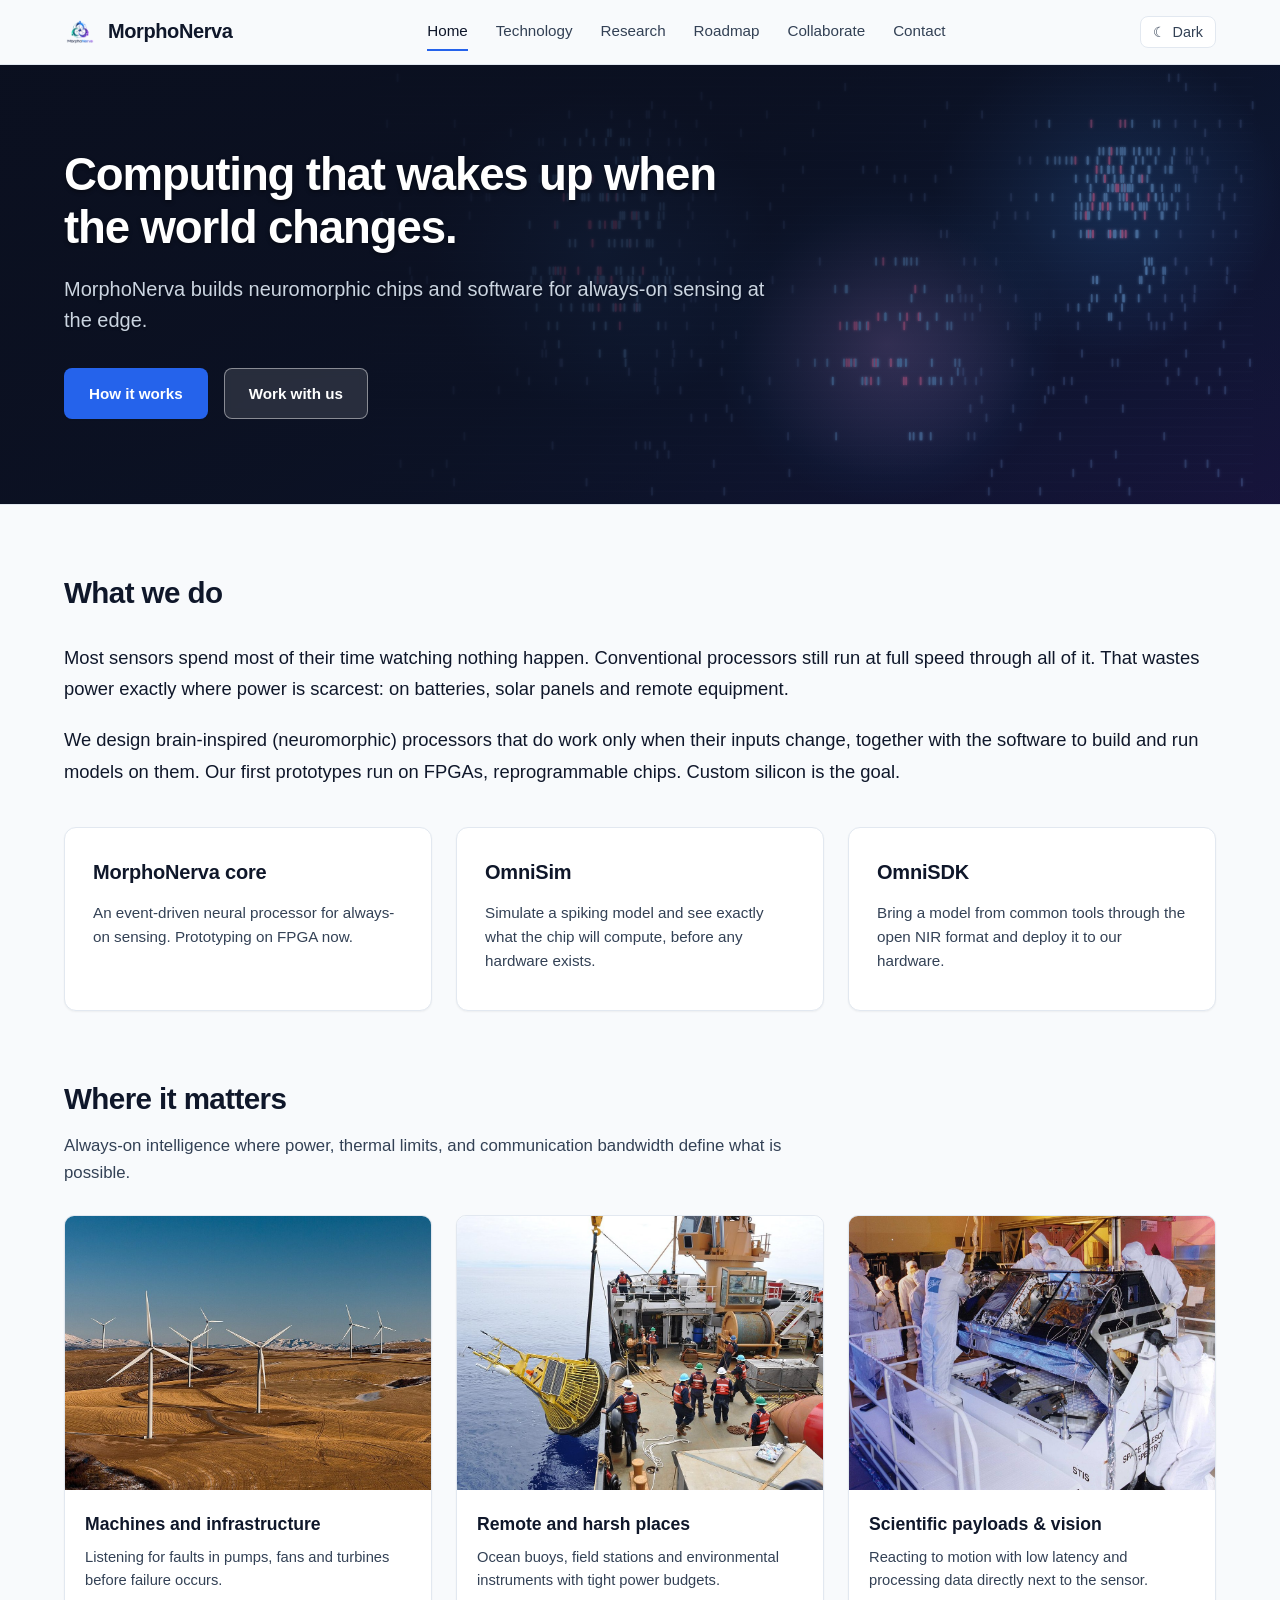
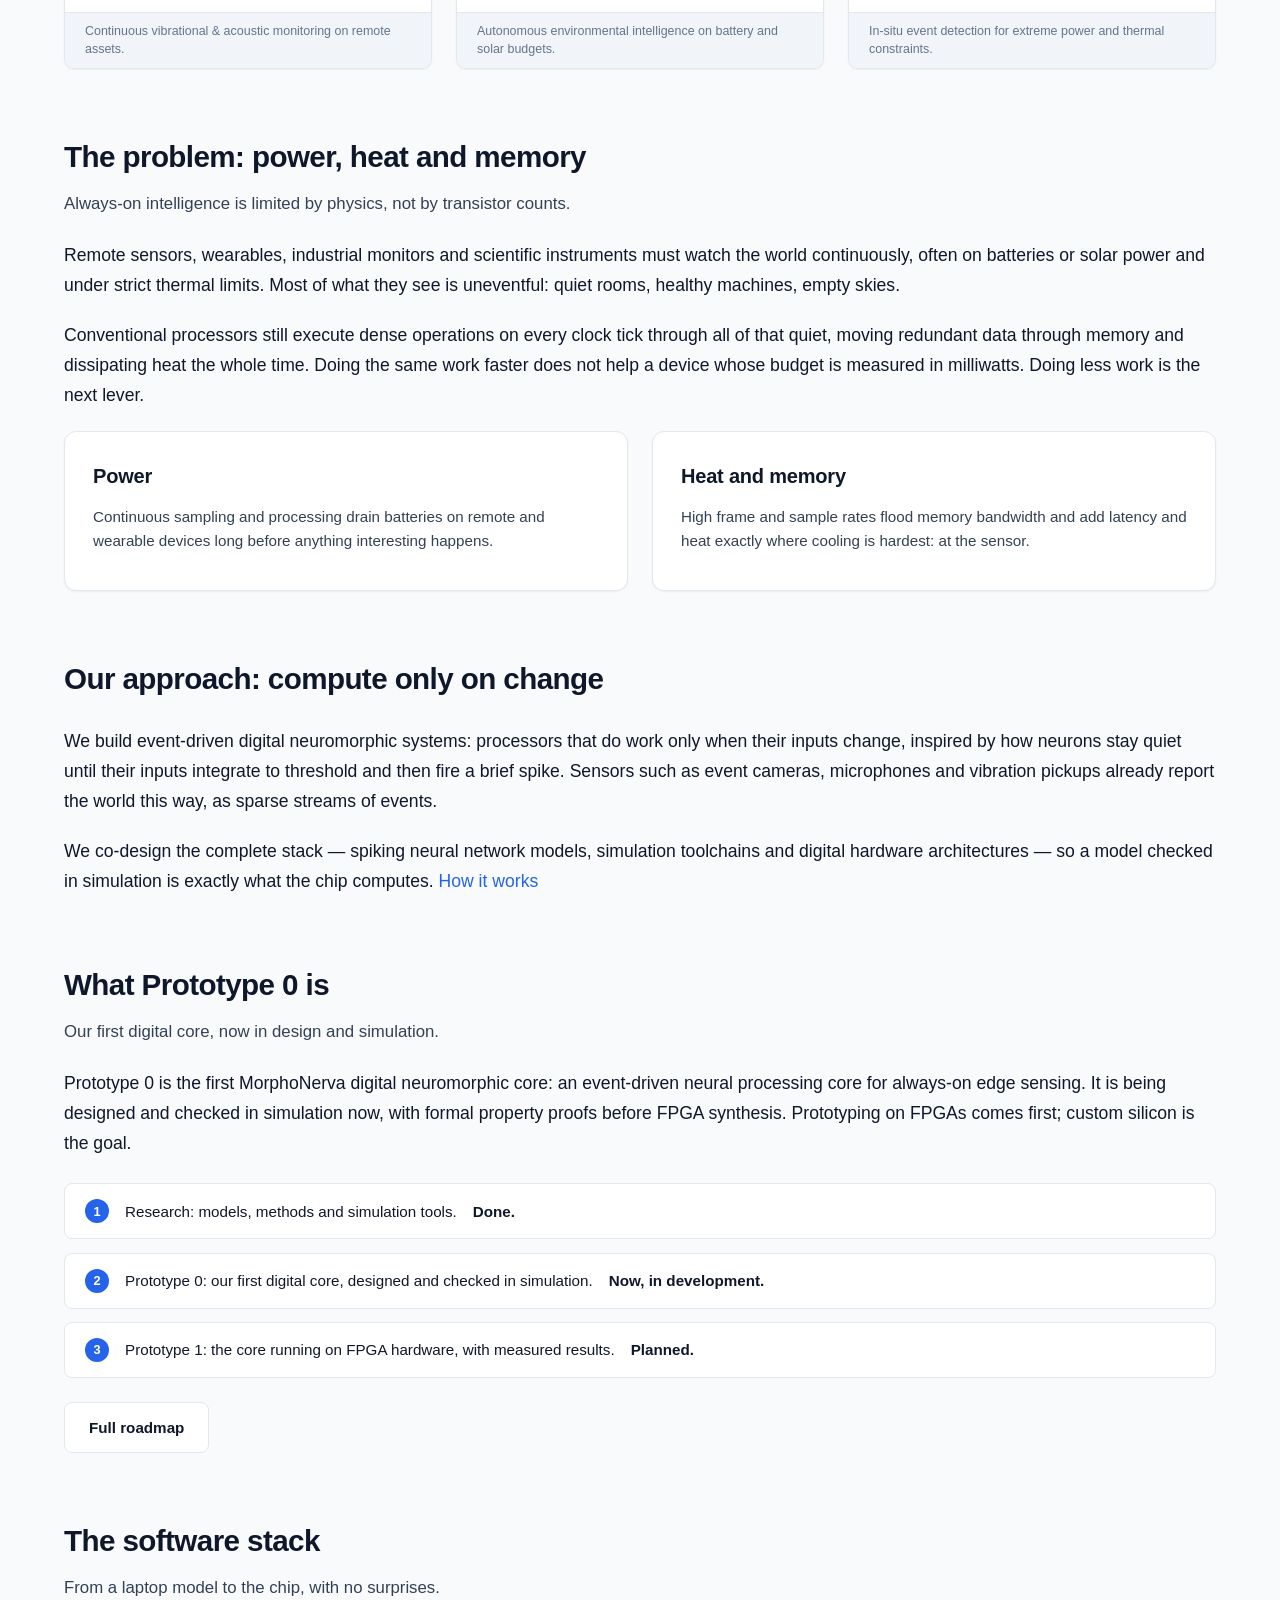
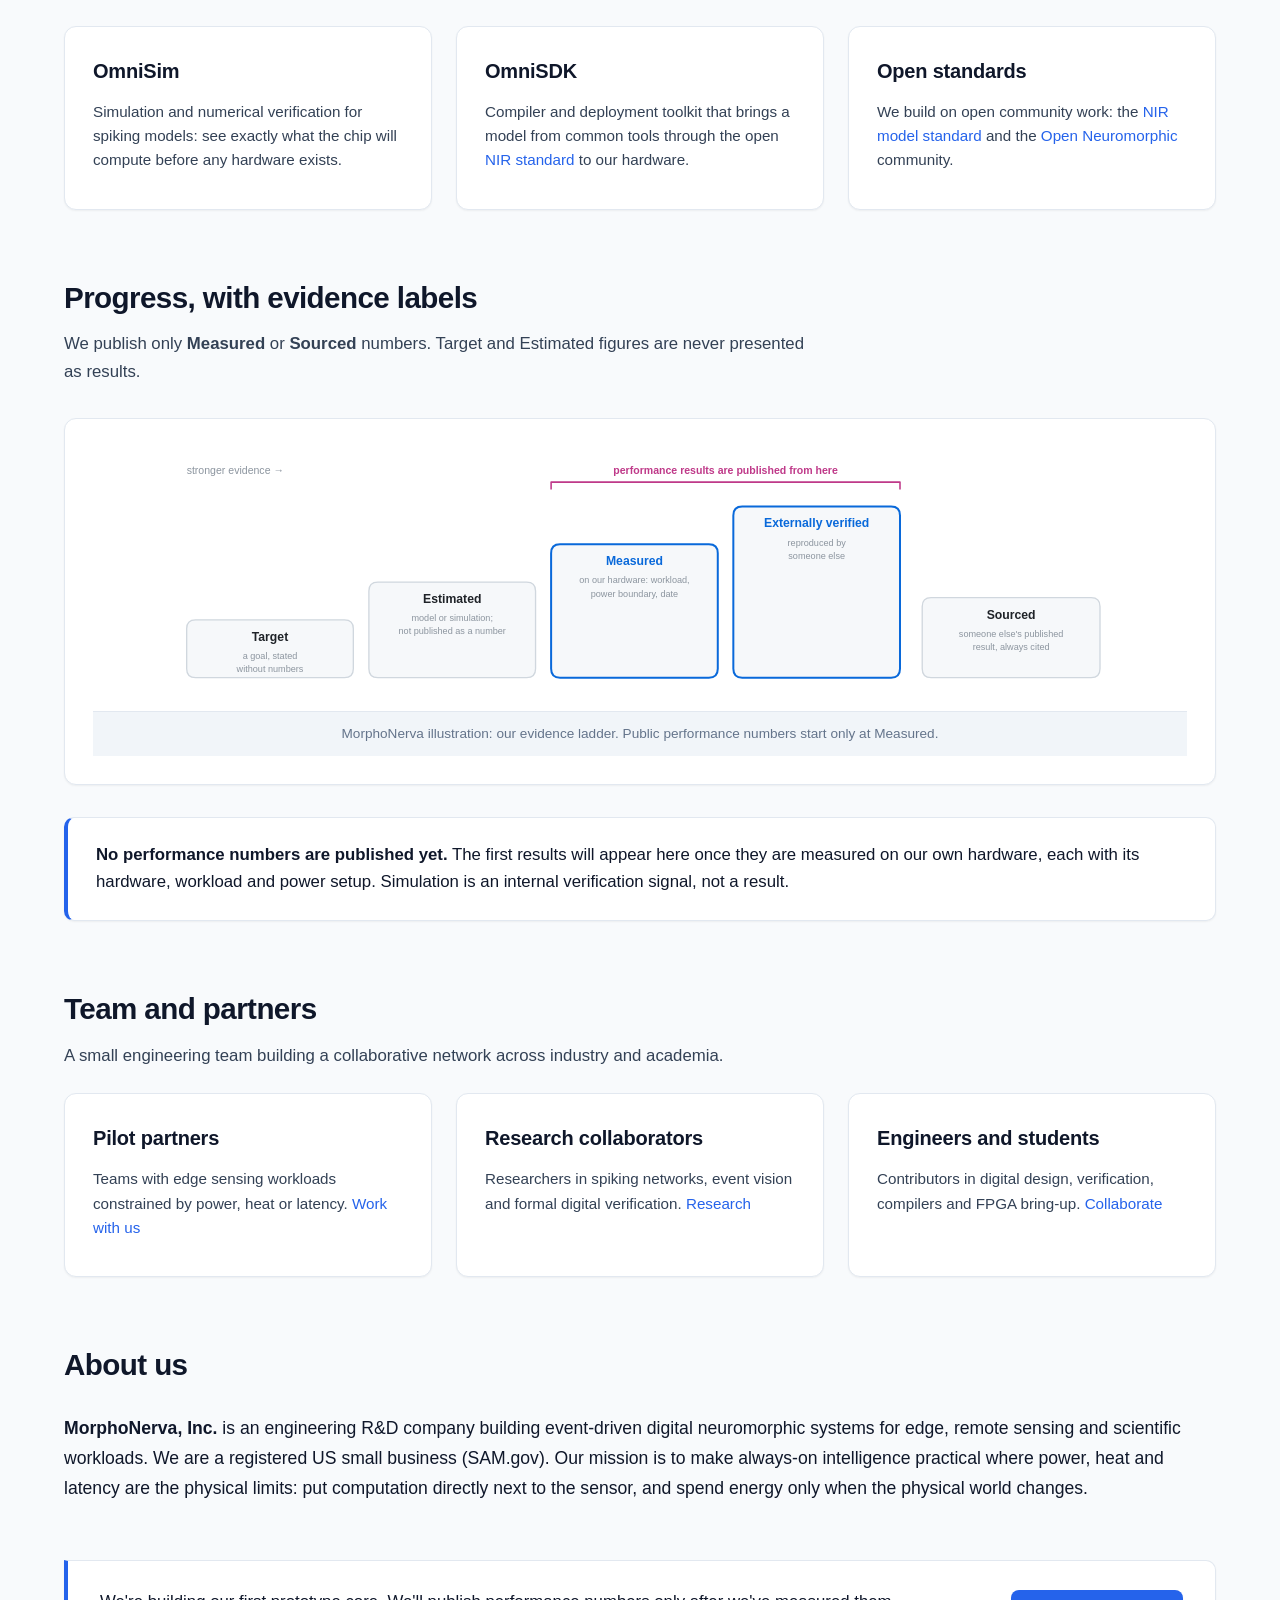
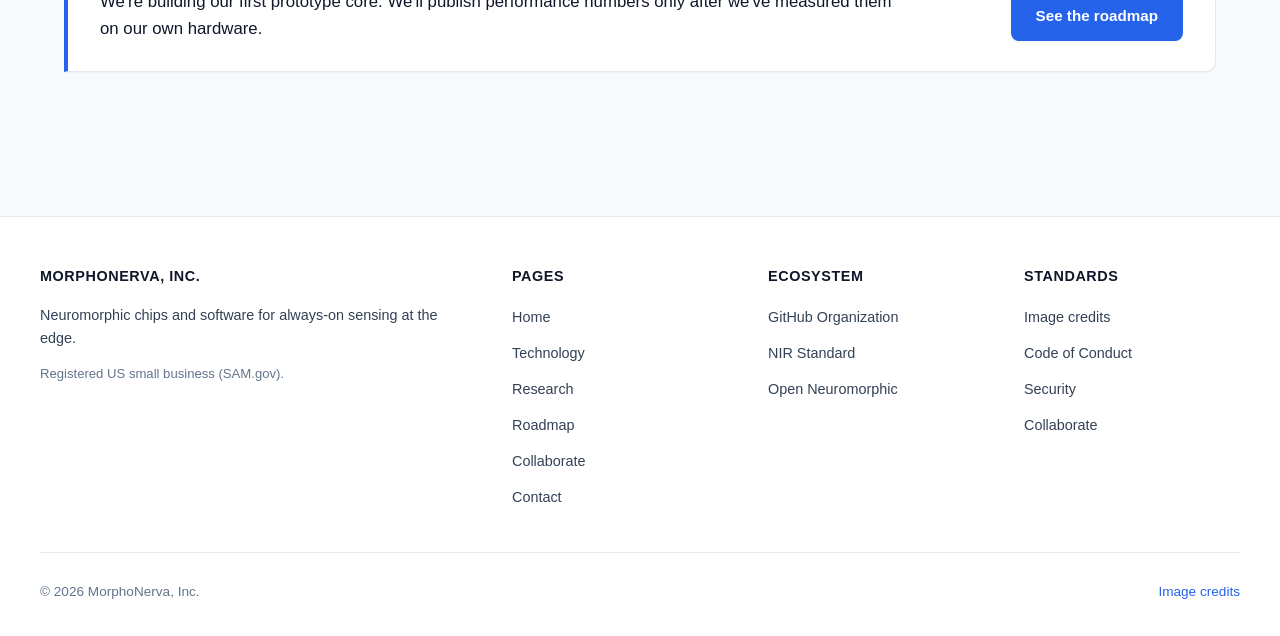
<file: index.html>
<!DOCTYPE html>
<html lang="en">
<head>
  <meta charset="UTF-8">
  <meta name="viewport" content="width=device-width, initial-scale=1.0">
  <meta name="robots" content="noindex, nofollow">
  <title>MorphoNerva | Neuromorphic Computing for the Edge</title>
  <meta name="description" content="MorphoNerva builds neuromorphic chips and software for always-on sensing at the edge. Computing that wakes up when the world changes.">
  <link rel="stylesheet" href="assets/css/style.css">
  <link rel="icon" href="favicon.ico" sizes="any">
  <link rel="icon" type="image/png" sizes="32x32" href="assets/images/favicon-32.png">
  <link rel="apple-touch-icon" href="assets/images/apple-touch-icon.png">
</head>
<body>

  <!-- Site Navigation -->
  <header class="site-header">
    <div class="nav-container">
      <a href="index.html" class="brand-link">
        <span class="logo-tile">
          <img src="assets/images/logo-mark.png" alt="MorphoNerva logo" class="brand-logo">
        </span>
        <span class="brand-name">MorphoNerva</span>
      </a>

      <nav class="main-nav" id="main-nav">
        <a href="index.html" class="active">Home</a>
        <a href="technology/index.html">Technology</a>
        <a href="research/index.html">Research</a>
        <a href="roadmap/index.html">Roadmap</a>
        <a href="collaborate/index.html">Collaborate</a>
        <a href="contact/index.html">Contact</a>
      </nav>

      <div class="nav-actions">
        <button class="theme-toggle-btn" id="theme-toggle" aria-label="Toggle theme">
          <span id="theme-icon" aria-hidden="true">&#9790;</span>
          <span id="theme-text">Dark</span>
        </button>
        <button class="mobile-toggle" id="mobile-toggle" aria-label="Open navigation menu" aria-expanded="false">&#9776;</button>
      </div>
    </div>
  </header>

  <!-- Hero Section v2 -->
  <section class="hero-v2">
    <div class="hero-bg-wrapper">
      <img src="assets/images/hero-events.svg" alt="Illustration of sparse spiking activity that bursts only when an input event arrives (made-up example data)" class="hero-bg-img">
      <div class="hero-scrim"></div>
    </div>
    <div class="hero-v2-container">
      <div class="hero-v2-card">
        <h1 class="hero-v2-title">Computing that wakes up when the world changes.</h1>
        <p class="hero-v2-subtitle">MorphoNerva builds neuromorphic chips and software for always-on sensing at the edge.</p>
        <div class="hero-v2-actions">
          <a href="technology/index.html" class="btn btn-primary">How it works</a>
          <a href="collaborate/index.html" class="btn btn-outline">Work with us</a>
        </div>
      </div>
    </div>
  </section>

  <!-- Main Content -->
  <main>
    <div class="container">

      <!-- What We Do -->
      <section class="what-we-do">
        <div class="section-header" style="margin-top: 1rem;">
          <h2>What we do</h2>
        </div>
        <p style="font-size: 1.15rem; line-height: 1.7; color: var(--text-main); margin-bottom: 1.25rem;">
          Most sensors spend most of their time watching nothing happen. Conventional processors still run at full speed through all of it. That wastes power exactly where power is scarcest: on batteries, solar panels and remote equipment.
        </p>
        <p style="font-size: 1.15rem; line-height: 1.7; color: var(--text-main); margin-bottom: 2.5rem;">
          We design brain-inspired (neuromorphic) processors that do work only when their inputs change, together with the software to build and run models on them. Our first prototypes run on FPGAs, reprogrammable chips. Custom silicon is the goal.
        </p>

        <!-- Three Cards -->
        <div class="grid grid-3">
          <div class="card">
            <h3>MorphoNerva core</h3>
            <p>An event-driven neural processor for always-on sensing. Prototyping on FPGA now.</p>
          </div>
          <div class="card">
            <h3>OmniSim</h3>
            <p>Simulate a spiking model and see exactly what the chip will compute, before any hardware exists.</p>
          </div>
          <div class="card">
            <h3>OmniSDK</h3>
            <p>Bring a model from common tools through the open NIR format and deploy it to our hardware.</p>
          </div>
        </div>
      </section>

      <!-- Where It Matters -->
      <section class="where-it-matters" style="margin-top: 4rem;">
        <div class="section-header">
          <h2>Where it matters</h2>
          <p>Always-on intelligence where power, thermal limits, and communication bandwidth define what is possible.</p>
        </div>

        <div class="photo-grid-3">
          <div class="photo-card">
            <img src="assets/images/wind-farm-power-county.jpg" alt="Aerial view of wind turbines in Idaho">
            <div class="photo-card-body">
              <h3>Machines and infrastructure</h3>
              <p>Listening for faults in pumps, fans and turbines before failure occurs.</p>
            </div>
            <div class="photo-card-caption">
              Continuous vibrational &amp; acoustic monitoring on remote assets.
            </div>
          </div>

          <div class="photo-card">
            <img src="assets/images/noaa-buoy-service.jpg" alt="U.S. Coast Guard crew servicing ocean weather buoy">
            <div class="photo-card-body">
              <h3>Remote and harsh places</h3>
              <p>Ocean buoys, field stations and environmental instruments with tight power budgets.</p>
            </div>
            <div class="photo-card-caption">
              Autonomous environmental intelligence on battery and solar budgets.
            </div>
          </div>

          <div class="photo-card">
            <img src="assets/images/nasa-hubble-spectrograph.jpg" alt="Engineers assembling scientific space telescope instrument">
            <div class="photo-card-body">
              <h3>Scientific payloads &amp; vision</h3>
              <p>Reacting to motion with low latency and processing data directly next to the sensor.</p>
            </div>
            <div class="photo-card-caption">
              In-situ event detection for extreme power and thermal constraints.
            </div>
          </div>
        </div>
      </section>

      <!-- The Problem -->
      <section style="margin-top: 4rem;">
        <div class="section-header">
          <h2>The problem: power, heat and memory</h2>
          <p>Always-on intelligence is limited by physics, not by transistor counts.</p>
        </div>
        <p style="font-size: 1.1rem; line-height: 1.7; color: var(--text-main); margin-bottom: 1.25rem;">
          Remote sensors, wearables, industrial monitors and scientific instruments must watch the world continuously, often on batteries or solar power and under strict thermal limits. Most of what they see is uneventful: quiet rooms, healthy machines, empty skies.
        </p>
        <p style="font-size: 1.1rem; line-height: 1.7; color: var(--text-main); margin-bottom: 1.25rem;">
          Conventional processors still execute dense operations on every clock tick through all of that quiet, moving redundant data through memory and dissipating heat the whole time. Doing the same work faster does not help a device whose budget is measured in milliwatts. Doing less work is the next lever.
        </p>
        <div class="grid grid-2">
          <div class="card">
            <h3>Power</h3>
            <p>Continuous sampling and processing drain batteries on remote and wearable devices long before anything interesting happens.</p>
          </div>
          <div class="card">
            <h3>Heat and memory</h3>
            <p>High frame and sample rates flood memory bandwidth and add latency and heat exactly where cooling is hardest: at the sensor.</p>
          </div>
        </div>
      </section>

      <!-- Our Approach -->
      <section style="margin-top: 4rem;">
        <div class="section-header">
          <h2>Our approach: compute only on change</h2>
        </div>
        <p style="font-size: 1.1rem; line-height: 1.7; color: var(--text-main); margin-bottom: 1.25rem;">
          We build event-driven digital neuromorphic systems: processors that do work only when their inputs change, inspired by how neurons stay quiet until their inputs integrate to threshold and then fire a brief spike. Sensors such as event cameras, microphones and vibration pickups already report the world this way, as sparse streams of events.
        </p>
        <p style="font-size: 1.1rem; line-height: 1.7; color: var(--text-main);">
          We co-design the complete stack &mdash; spiking neural network models, simulation toolchains and digital hardware architectures &mdash; so a model checked in simulation is exactly what the chip computes. <a href="technology/index.html">How it works</a>
        </p>
      </section>

      <!-- What Prototype 0 Is -->
      <section style="margin-top: 4rem;">
        <div class="section-header">
          <h2>What Prototype 0 is</h2>
          <p>Our first digital core, now in design and simulation.</p>
        </div>
        <p style="font-size: 1.1rem; line-height: 1.7; color: var(--text-main); margin-bottom: 1.25rem;">
          Prototype 0 is the first MorphoNerva digital neuromorphic core: an event-driven neural processing core for always-on edge sensing. It is being designed and checked in simulation now, with formal property proofs before FPGA synthesis. Prototyping on FPGAs comes first; custom silicon is the goal.
        </p>
        <ol class="numbered-steps">
          <li>Research: models, methods and simulation tools. <strong>Done.</strong></li>
          <li>Prototype 0: our first digital core, designed and checked in simulation. <strong>Now, in development.</strong></li>
          <li>Prototype 1: the core running on FPGA hardware, with measured results. <strong>Planned.</strong></li>
        </ol>
        <p style="margin-top: 1rem;"><a href="roadmap/index.html" class="btn btn-secondary">Full roadmap</a></p>
      </section>

      <!-- Software Stack -->
      <section style="margin-top: 4rem;">
        <div class="section-header">
          <h2>The software stack</h2>
          <p>From a laptop model to the chip, with no surprises.</p>
        </div>
        <div class="grid grid-3">
          <div class="card">
            <h3>OmniSim</h3>
            <p>Simulation and numerical verification for spiking models: see exactly what the chip will compute before any hardware exists.</p>
          </div>
          <div class="card">
            <h3>OmniSDK</h3>
            <p>Compiler and deployment toolkit that brings a model from common tools through the open <a href="https://github.com/neuromorphs/NIR" target="_blank" rel="noopener">NIR standard</a> to our hardware.</p>
          </div>
          <div class="card">
            <h3>Open standards</h3>
            <p>We build on open community work: the <a href="https://github.com/neuromorphs/NIR" target="_blank" rel="noopener">NIR model standard</a> and the <a href="https://open-neuromorphic.org" target="_blank" rel="noopener">Open Neuromorphic</a> community.</p>
          </div>
        </div>
      </section>

      <!-- Progress, with evidence labels -->
      <section style="margin-top: 4rem;">
        <div class="section-header">
          <h2>Progress, with evidence labels</h2>
          <p>We publish only <strong>Measured</strong> or <strong>Sourced</strong> numbers. Target and Estimated figures are never presented as results.</p>
        </div>
        <div class="figure-container">
          <picture>
            <source media="(prefers-color-scheme: dark)" srcset="assets/images/evidence-ladder-dark.svg">
            <img src="assets/images/evidence-ladder-light.svg" alt="Evidence ladder: Target, Estimated, Measured, Externally verified, Sourced" width="960" height="280">
          </picture>
          <div class="figure-caption">
            MorphoNerva illustration: our evidence ladder. Public performance numbers start only at Measured.
          </div>
        </div>
        <div class="callout">
          <p>
            <strong>No performance numbers are published yet.</strong> The first results will appear here once they are measured on our own hardware, each with its hardware, workload and power setup. Simulation is an internal verification signal, not a result.
          </p>
        </div>
      </section>

      <!-- Team and Partners -->
      <section style="margin-top: 4rem;">
        <div class="section-header">
          <h2>Team and partners</h2>
          <p>A small engineering team building a collaborative network across industry and academia.</p>
        </div>
        <div class="grid grid-3">
          <div class="card">
            <h3>Pilot partners</h3>
            <p>Teams with edge sensing workloads constrained by power, heat or latency. <a href="collaborate/index.html">Work with us</a></p>
          </div>
          <div class="card">
            <h3>Research collaborators</h3>
            <p>Researchers in spiking networks, event vision and formal digital verification. <a href="research/index.html">Research</a></p>
          </div>
          <div class="card">
            <h3>Engineers and students</h3>
            <p>Contributors in digital design, verification, compilers and FPGA bring-up. <a href="collaborate/index.html">Collaborate</a></p>
          </div>
        </div>
      </section>

      <!-- About Us -->
      <section style="margin-top: 4rem;">
        <div class="section-header">
          <h2>About us</h2>
        </div>
        <p style="font-size: 1.1rem; line-height: 1.7; color: var(--text-main);">
          <strong>MorphoNerva, Inc.</strong> is an engineering R&amp;D company building event-driven digital neuromorphic systems for edge, remote sensing and scientific workloads. We are a registered US small business (SAM.gov). Our mission is to make always-on intelligence practical where power, heat and latency are the physical limits: put computation directly next to the sensor, and spend energy only when the physical world changes.
        </p>
      </section>

      <!-- Status Band -->
      <section class="status-banner">
        <p>
          We're building our first prototype core. We'll publish performance numbers only after we've measured them on our own hardware.
        </p>
        <a href="roadmap/index.html" class="btn btn-primary" style="white-space: nowrap;">See the roadmap</a>
      </section>

    </div>
  </main>

  <!-- Site Footer -->
  <footer class="site-footer">
    <div class="footer-container">
      <div class="footer-col">
        <h4>MorphoNerva, Inc.</h4>
        <p>
          Neuromorphic chips and software for always-on sensing at the edge.
        </p>
        <p style="margin-top: 0.75rem; font-size: 0.82rem; color: var(--text-subtle);">
          Registered US small business (SAM.gov).
        </p>
      </div>

      <div class="footer-col">
        <h4>Pages</h4>
        <ul>
          <li><a href="index.html">Home</a></li>
          <li><a href="technology/index.html">Technology</a></li>
          <li><a href="research/index.html">Research</a></li>
          <li><a href="roadmap/index.html">Roadmap</a></li>
          <li><a href="collaborate/index.html">Collaborate</a></li>
          <li><a href="contact/index.html">Contact</a></li>
        </ul>
      </div>

      <div class="footer-col">
        <h4>Ecosystem</h4>
        <ul>
          <li><a href="https://github.com/MorphoNerva-Inc" target="_blank" rel="noopener">GitHub Organization</a></li>
          <li><a href="https://github.com/neuromorphs/NIR" target="_blank" rel="noopener">NIR Standard</a></li>
          <li><a href="https://open-neuromorphic.org" target="_blank" rel="noopener">Open Neuromorphic</a></li>
        </ul>
      </div>

      <div class="footer-col">
        <h4>Standards</h4>
        <ul>
          <li><a href="SOURCES.md">Image credits</a></li>
          <li><a href="https://github.com/MorphoNerva-Inc/.github/blob/main/CODE_OF_CONDUCT.md" target="_blank" rel="noopener">Code of Conduct</a></li>
          <li><a href="https://github.com/MorphoNerva-Inc/.github/blob/main/SECURITY.md" target="_blank" rel="noopener">Security</a></li>
          <li><a href="collaborate/index.html">Collaborate</a></li>
        </ul>
      </div>
    </div>

    <div class="footer-bottom">
      <div>
        &copy; 2026 MorphoNerva, Inc.
      </div>
      <div>
        <a href="SOURCES.md">Image credits</a>
      </div>
    </div>
  </footer>

  <script src="assets/js/main.js"></script>
</body>
</html>
</file>
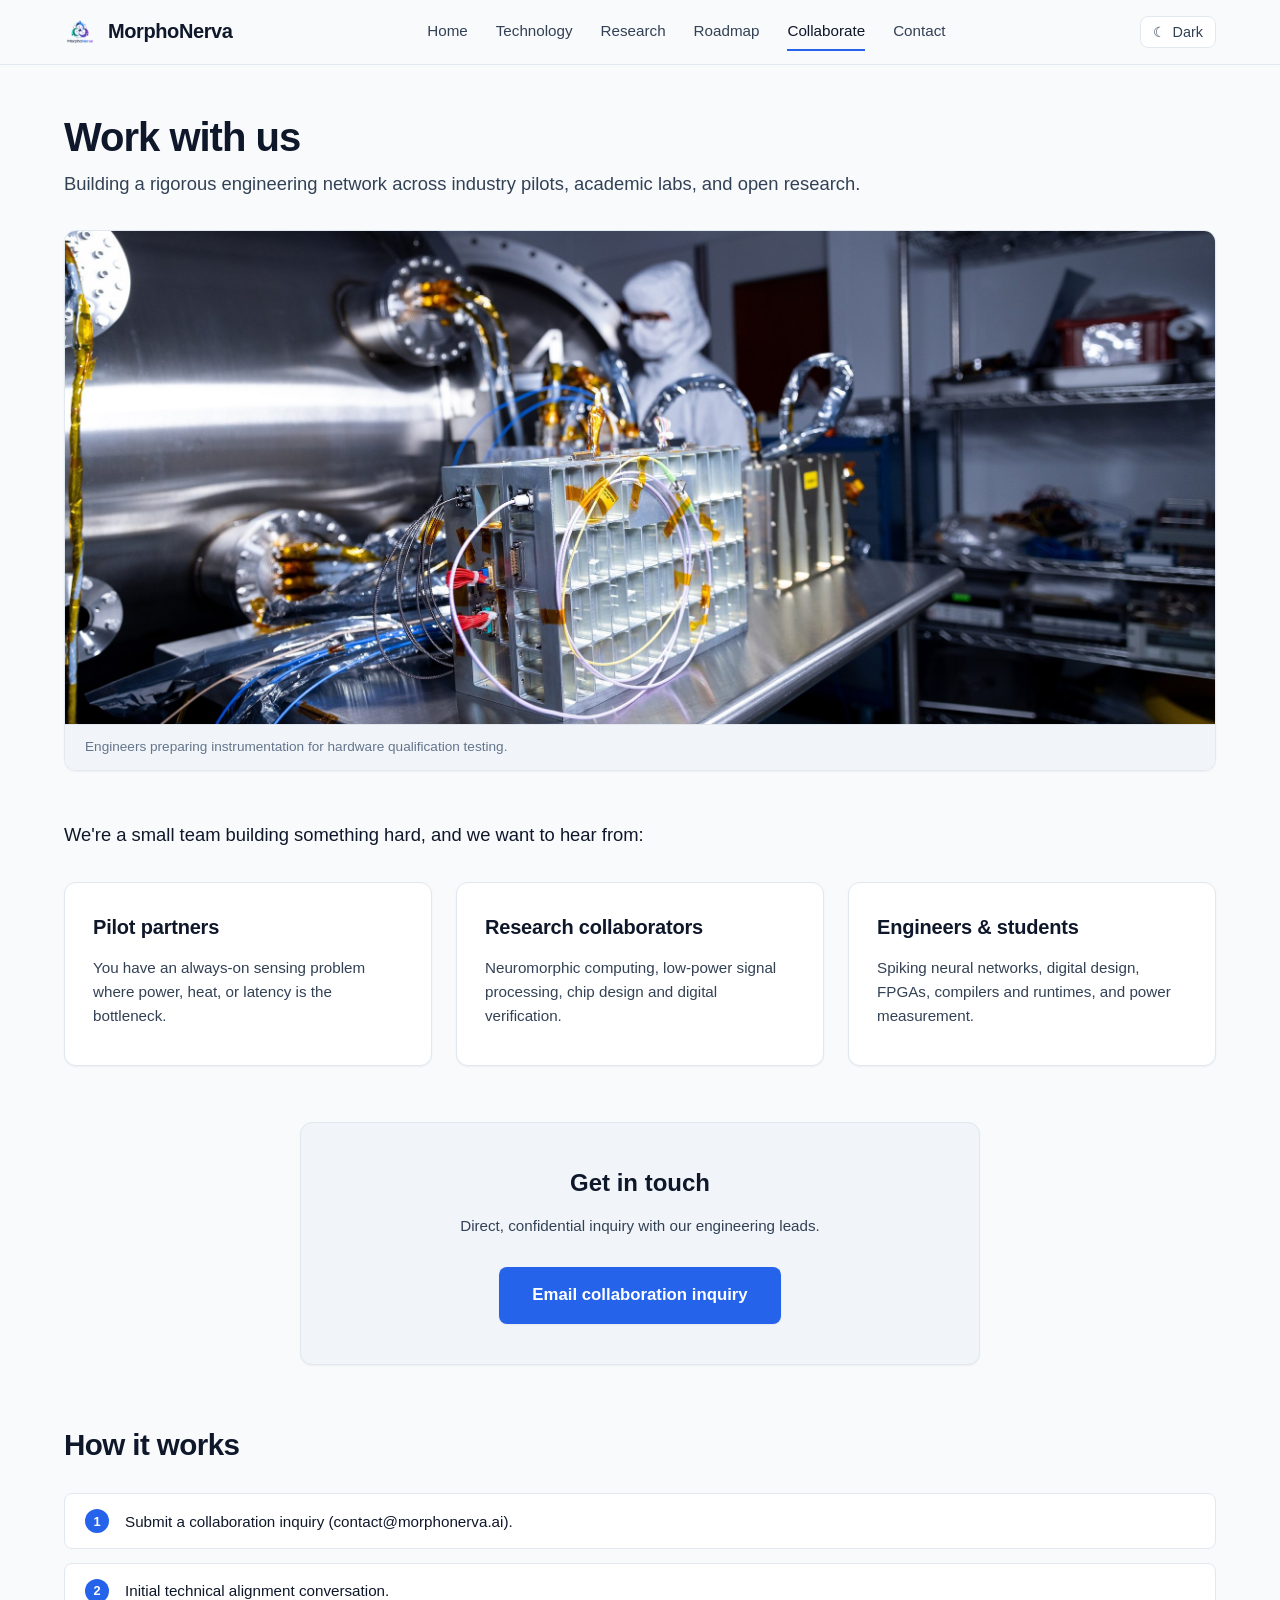
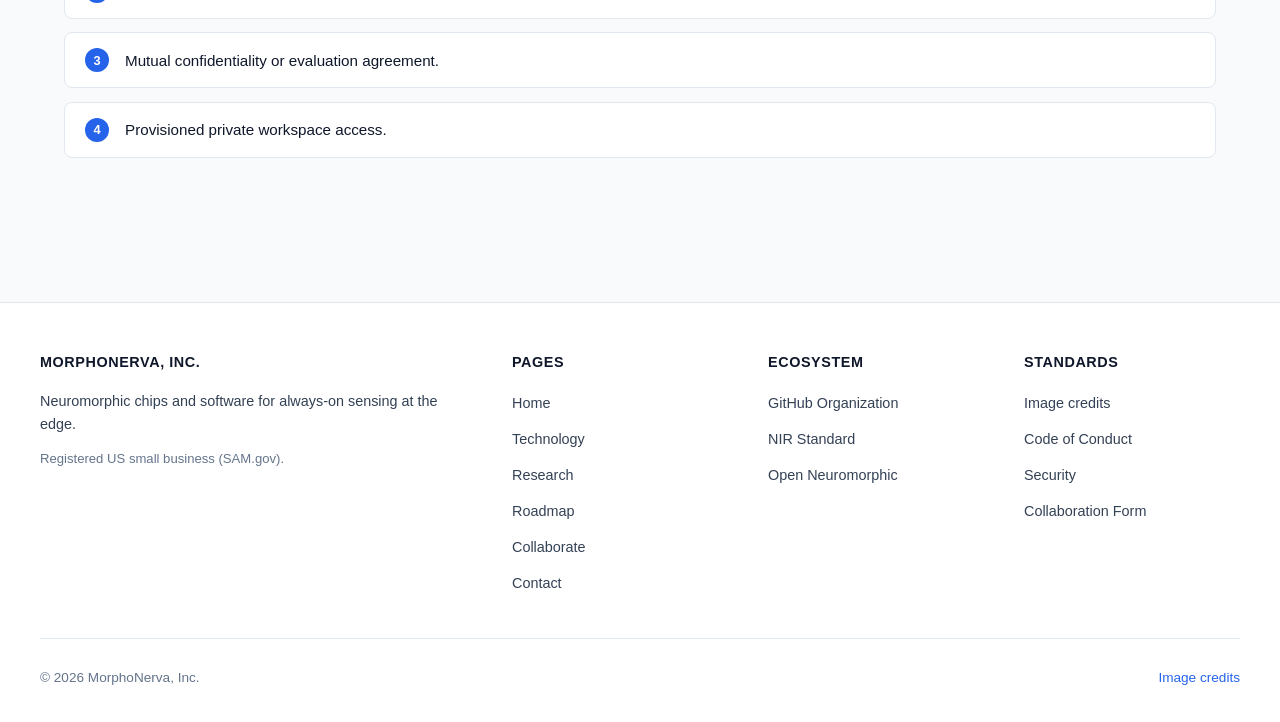
<file: collaborate/index.html>
<!DOCTYPE html>
<html lang="en">
<head>
  <meta charset="UTF-8">
  <meta name="viewport" content="width=device-width, initial-scale=1.0">
  <meta name="robots" content="noindex, nofollow">
  <title>Work With Us | MorphoNerva, Inc.</title>
  <meta name="description" content="Collaborate with MorphoNerva: pilot partnerships, academic research, and engineering contributions.">
  <link rel="stylesheet" href="../assets/css/style.css">
  <link rel="icon" href="../favicon.ico" sizes="any">
  <link rel="icon" type="image/png" sizes="32x32" href="../assets/images/favicon-32.png">
  <link rel="apple-touch-icon" href="../assets/images/apple-touch-icon.png">
</head>
<body>

  <!-- Site Navigation -->
  <header class="site-header">
    <div class="nav-container">
      <a href="../index.html" class="brand-link">
        <span class="logo-tile">
          <img src="../assets/images/logo-mark.png" alt="MorphoNerva logo" class="brand-logo">
        </span>
        <span class="brand-name">MorphoNerva</span>
      </a>

      <nav class="main-nav" id="main-nav">
        <a href="../index.html">Home</a>
        <a href="../technology/index.html">Technology</a>
        <a href="../research/index.html">Research</a>
        <a href="../roadmap/index.html">Roadmap</a>
        <a href="index.html" class="active">Collaborate</a>
        <a href="../contact/index.html">Contact</a>
      </nav>

      <div class="nav-actions">
        <button class="theme-toggle-btn" id="theme-toggle" aria-label="Toggle theme">
          <span id="theme-icon" aria-hidden="true">&#9790;</span>
          <span id="theme-text">Dark</span>
        </button>
        <button class="mobile-toggle" id="mobile-toggle" aria-label="Open navigation menu" aria-expanded="false">&#9776;</button>
      </div>
    </div>
  </header>

  <main>
    <div class="container">

      <div class="page-header">
        <h1>Work with us</h1>
        <p class="lead">
          Building a rigorous engineering network across industry pilots, academic labs, and open research.
        </p>
      </div>

      <!-- Lead Image -->
      <div class="page-lead-figure">
        <img src="../assets/images/nasa-engineers-lab.jpg" alt="Engineers preparing hardware for testing at NASA Goddard" class="page-lead-img">
        <div class="figure-caption">
          Engineers preparing instrumentation for hardware qualification testing.
        </div>
      </div>

      <!-- Intro -->
      <section style="margin: 3rem 0;">
        <p style="font-size: 1.15rem; line-height: 1.7; color: var(--text-main); margin-bottom: 2rem;">
          We're a small team building something hard, and we want to hear from:
        </p>

        <div class="grid grid-3">
          <div class="card">
            <h3>Pilot partners</h3>
            <p>You have an always-on sensing problem where power, heat, or latency is the bottleneck.</p>
          </div>
          <div class="card">
            <h3>Research collaborators</h3>
            <p>Neuromorphic computing, low-power signal processing, chip design and digital verification.</p>
          </div>
          <div class="card">
            <h3>Engineers &amp; students</h3>
            <p>Spiking neural networks, digital design, FPGAs, compilers and runtimes, and power measurement.</p>
          </div>
        </div>
      </section>

      <!-- Action Button -->
      <section style="margin: 3.5rem 0; text-align: center;">
        <div class="card" style="max-width: 680px; margin: 0 auto; padding: 2.5rem 2rem; background: var(--bg-card-subtle);">
          <h2 style="font-size: 1.5rem; margin-bottom: 0.75rem;">Get in touch</h2>
          <p style="margin-bottom: 1.75rem; color: var(--text-muted);">
            Direct, confidential inquiry with our engineering leads.
          </p>
          <div>
            <a href="mailto:contact@morphonerva.ai?subject=MorphoNerva%20Collaboration%20Inquiry" class="btn btn-primary" style="font-size: 1.05rem; padding: 0.85rem 2rem;">Email collaboration inquiry</a>
          </div>
        </div>
      </section>

      <!-- How it works -->
      <section style="margin: 3.5rem 0 2rem;">
        <div class="section-header">
          <h2>How it works</h2>
        </div>
        <ol class="numbered-steps">
          <li>Submit a collaboration inquiry (contact@morphonerva.ai).</li>
          <li>Initial technical alignment conversation.</li>
          <li>Mutual confidentiality or evaluation agreement.</li>
          <li>Provisioned private workspace access.</li>
        </ol>
      </section>

    </div>
  </main>

  <!-- Site Footer -->
  <footer class="site-footer">
    <div class="footer-container">
      <div class="footer-col">
        <h4>MorphoNerva, Inc.</h4>
        <p>
          Neuromorphic chips and software for always-on sensing at the edge.
        </p>
        <p style="margin-top: 0.75rem; font-size: 0.82rem; color: var(--text-subtle);">
          Registered US small business (SAM.gov).
        </p>
      </div>

      <div class="footer-col">
        <h4>Pages</h4>
        <ul>
          <li><a href="../index.html">Home</a></li>
          <li><a href="../technology/index.html">Technology</a></li>
          <li><a href="../research/index.html">Research</a></li>
          <li><a href="../roadmap/index.html">Roadmap</a></li>
          <li><a href="index.html">Collaborate</a></li>
          <li><a href="../contact/index.html">Contact</a></li>
        </ul>
      </div>

      <div class="footer-col">
        <h4>Ecosystem</h4>
        <ul>
          <li><a href="https://github.com/MorphoNerva-Inc" target="_blank" rel="noopener">GitHub Organization</a></li>
          <li><a href="https://github.com/neuromorphs/NIR" target="_blank" rel="noopener">NIR Standard</a></li>
          <li><a href="https://open-neuromorphic.org" target="_blank" rel="noopener">Open Neuromorphic</a></li>
        </ul>
      </div>

      <div class="footer-col">
        <h4>Standards</h4>
        <ul>
          <li><a href="../SOURCES.md">Image credits</a></li>
          <li><a href="https://github.com/MorphoNerva-Inc/.github/blob/main/CODE_OF_CONDUCT.md" target="_blank" rel="noopener">Code of Conduct</a></li>
          <li><a href="https://github.com/MorphoNerva-Inc/.github/blob/main/SECURITY.md" target="_blank" rel="noopener">Security</a></li>
          <li><a href="index.html">Collaboration Form</a></li>
        </ul>
      </div>
    </div>

    <div class="footer-bottom">
      <div>
        &copy; 2026 MorphoNerva, Inc.
      </div>
      <div>
        <a href="../SOURCES.md">Image credits</a>
      </div>
    </div>
  </footer>

  <script src="../assets/js/main.js"></script>
</body>
</html>
</file>
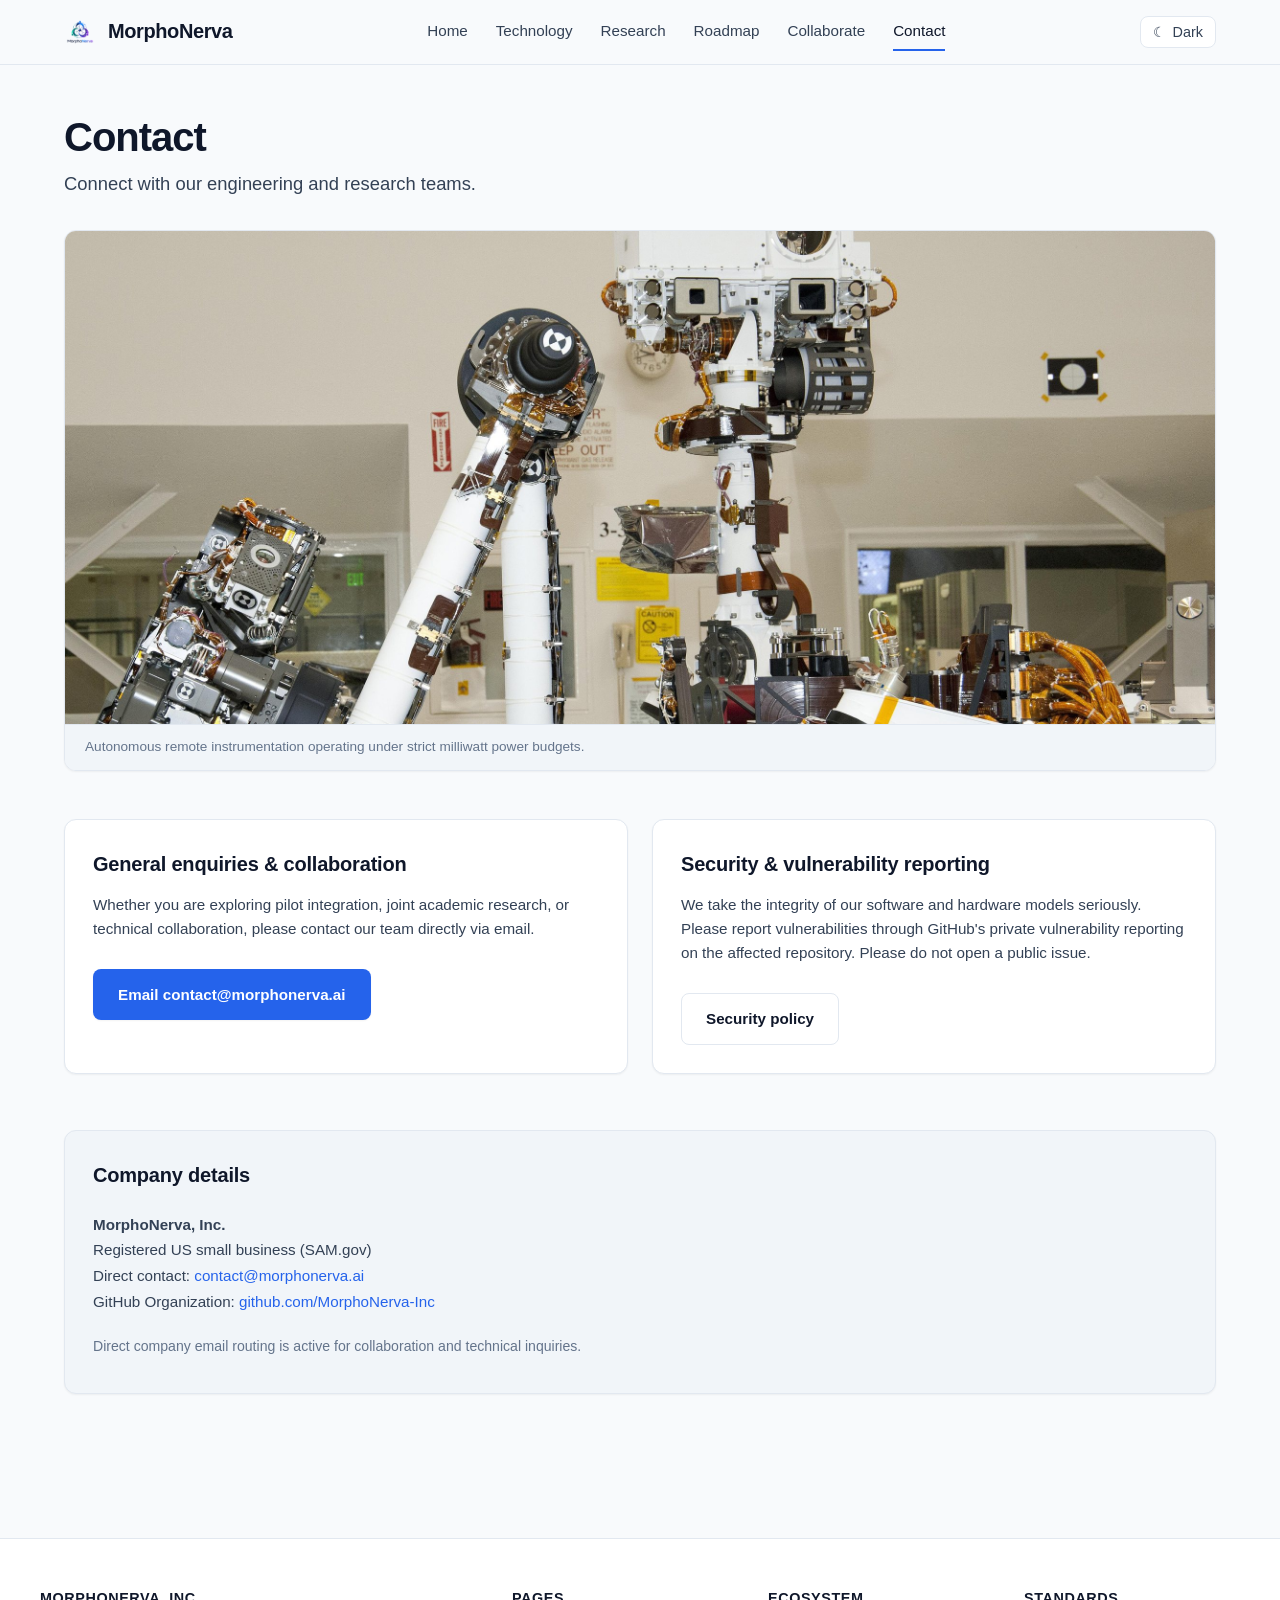
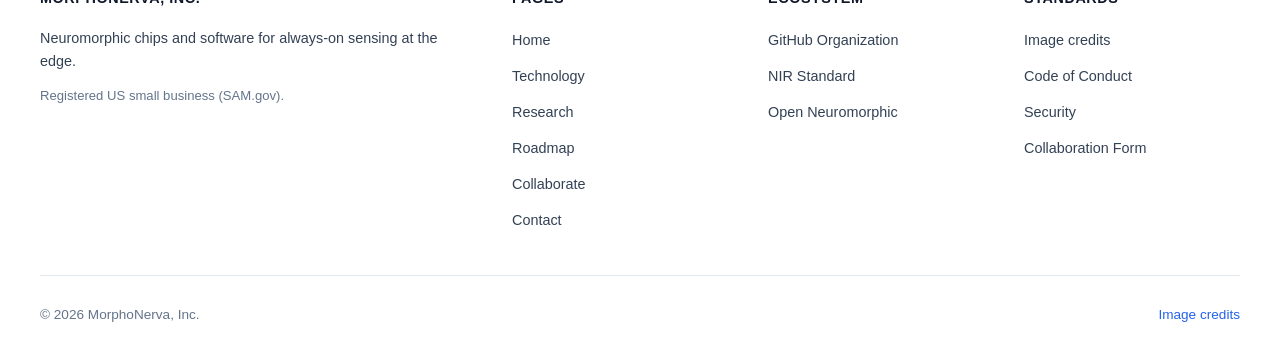
<file: contact/index.html>
<!DOCTYPE html>
<html lang="en">
<head>
  <meta charset="UTF-8">
  <meta name="viewport" content="width=device-width, initial-scale=1.0">
  <meta name="robots" content="noindex, nofollow">
  <title>Contact | MorphoNerva, Inc.</title>
  <meta name="description" content="Contact MorphoNerva, Inc. for partnerships, research inquiries, and responsible security disclosures.">
  <link rel="stylesheet" href="../assets/css/style.css">
  <link rel="icon" href="../favicon.ico" sizes="any">
  <link rel="icon" type="image/png" sizes="32x32" href="../assets/images/favicon-32.png">
  <link rel="apple-touch-icon" href="../assets/images/apple-touch-icon.png">
</head>
<body>

  <!-- Site Navigation -->
  <header class="site-header">
    <div class="nav-container">
      <a href="../index.html" class="brand-link">
        <span class="logo-tile">
          <img src="../assets/images/logo-mark.png" alt="MorphoNerva logo" class="brand-logo">
        </span>
        <span class="brand-name">MorphoNerva</span>
      </a>

      <nav class="main-nav" id="main-nav">
        <a href="../index.html">Home</a>
        <a href="../technology/index.html">Technology</a>
        <a href="../research/index.html">Research</a>
        <a href="../roadmap/index.html">Roadmap</a>
        <a href="../collaborate/index.html">Collaborate</a>
        <a href="index.html" class="active">Contact</a>
      </nav>

      <div class="nav-actions">
        <button class="theme-toggle-btn" id="theme-toggle" aria-label="Toggle theme">
          <span id="theme-icon" aria-hidden="true">&#9790;</span>
          <span id="theme-text">Dark</span>
        </button>
        <button class="mobile-toggle" id="mobile-toggle" aria-label="Open navigation menu" aria-expanded="false">&#9776;</button>
      </div>
    </div>
  </header>

  <main>
    <div class="container">

      <div class="page-header">
        <h1>Contact</h1>
        <p class="lead">
          Connect with our engineering and research teams.
        </p>
      </div>

      <!-- Lead Image -->
      <div class="page-lead-figure">
        <img src="../assets/images/mars-curiosity-remote-sensing.jpg" alt="Robotic arm and mast of NASA Curiosity rover on Mars" class="page-lead-img">
        <div class="figure-caption">
          Autonomous remote instrumentation operating under strict milliwatt power budgets.
        </div>
      </div>

      <!-- Contact Options Grid -->
      <div class="grid grid-2" style="margin: 3rem 0;">
        <div class="card">
          <h3>General enquiries &amp; collaboration</h3>
          <p>
            Whether you are exploring pilot integration, joint academic research, or technical collaboration, please contact our team directly via email.
          </p>
          <div style="margin-top: 1.25rem;">
            <a href="mailto:contact@morphonerva.ai?subject=MorphoNerva%20Inquiry" class="btn btn-primary">Email contact@morphonerva.ai</a>
          </div>
        </div>

        <div class="card">
          <h3>Security &amp; vulnerability reporting</h3>
          <p>
            We take the integrity of our software and hardware models seriously. Please report vulnerabilities through GitHub's private vulnerability reporting on the affected repository. Please do not open a public issue.
          </p>
          <div style="margin-top: 1.25rem;">
            <a href="https://github.com/MorphoNerva-Inc/.github/blob/main/SECURITY.md" target="_blank" rel="noopener" class="btn btn-secondary">Security policy</a>
          </div>
        </div>
      </div>

      <!-- Company Details -->
      <section style="margin: 3.5rem 0 2rem;">
        <div class="card" style="background: var(--bg-card-subtle);">
          <h3>Company details</h3>
          <p style="margin-top: 0.5rem; line-height: 1.7;">
            <strong>MorphoNerva, Inc.</strong><br>
            Registered US small business (SAM.gov)<br>
            Direct contact: <a href="mailto:contact@morphonerva.ai">contact@morphonerva.ai</a><br>
            GitHub Organization: <a href="https://github.com/MorphoNerva-Inc" target="_blank" rel="noopener">github.com/MorphoNerva-Inc</a>
          </p>
          <p style="margin-top: 0.75rem; font-size: 0.88rem; color: var(--text-subtle);">
            Direct company email routing is active for collaboration and technical inquiries.
          </p>
        </div>
      </section>

    </div>
  </main>

  <!-- Site Footer -->
  <footer class="site-footer">
    <div class="footer-container">
      <div class="footer-col">
        <h4>MorphoNerva, Inc.</h4>
        <p>
          Neuromorphic chips and software for always-on sensing at the edge.
        </p>
        <p style="margin-top: 0.75rem; font-size: 0.82rem; color: var(--text-subtle);">
          Registered US small business (SAM.gov).
        </p>
      </div>

      <div class="footer-col">
        <h4>Pages</h4>
        <ul>
          <li><a href="../index.html">Home</a></li>
          <li><a href="../technology/index.html">Technology</a></li>
          <li><a href="../research/index.html">Research</a></li>
          <li><a href="../roadmap/index.html">Roadmap</a></li>
          <li><a href="../collaborate/index.html">Collaborate</a></li>
          <li><a href="index.html">Contact</a></li>
        </ul>
      </div>

      <div class="footer-col">
        <h4>Ecosystem</h4>
        <ul>
          <li><a href="https://github.com/MorphoNerva-Inc" target="_blank" rel="noopener">GitHub Organization</a></li>
          <li><a href="https://github.com/neuromorphs/NIR" target="_blank" rel="noopener">NIR Standard</a></li>
          <li><a href="https://open-neuromorphic.org" target="_blank" rel="noopener">Open Neuromorphic</a></li>
        </ul>
      </div>

      <div class="footer-col">
        <h4>Standards</h4>
        <ul>
          <li><a href="../SOURCES.md">Image credits</a></li>
          <li><a href="https://github.com/MorphoNerva-Inc/.github/blob/main/CODE_OF_CONDUCT.md" target="_blank" rel="noopener">Code of Conduct</a></li>
          <li><a href="https://github.com/MorphoNerva-Inc/.github/blob/main/SECURITY.md" target="_blank" rel="noopener">Security</a></li>
          <li><a href="../collaborate/index.html">Collaboration Form</a></li>
        </ul>
      </div>
    </div>

    <div class="footer-bottom">
      <div>
        &copy; 2026 MorphoNerva, Inc.
      </div>
      <div>
        <a href="../SOURCES.md">Image credits</a>
      </div>
    </div>
  </footer>

  <script src="../assets/js/main.js"></script>
</body>
</html>
</file>
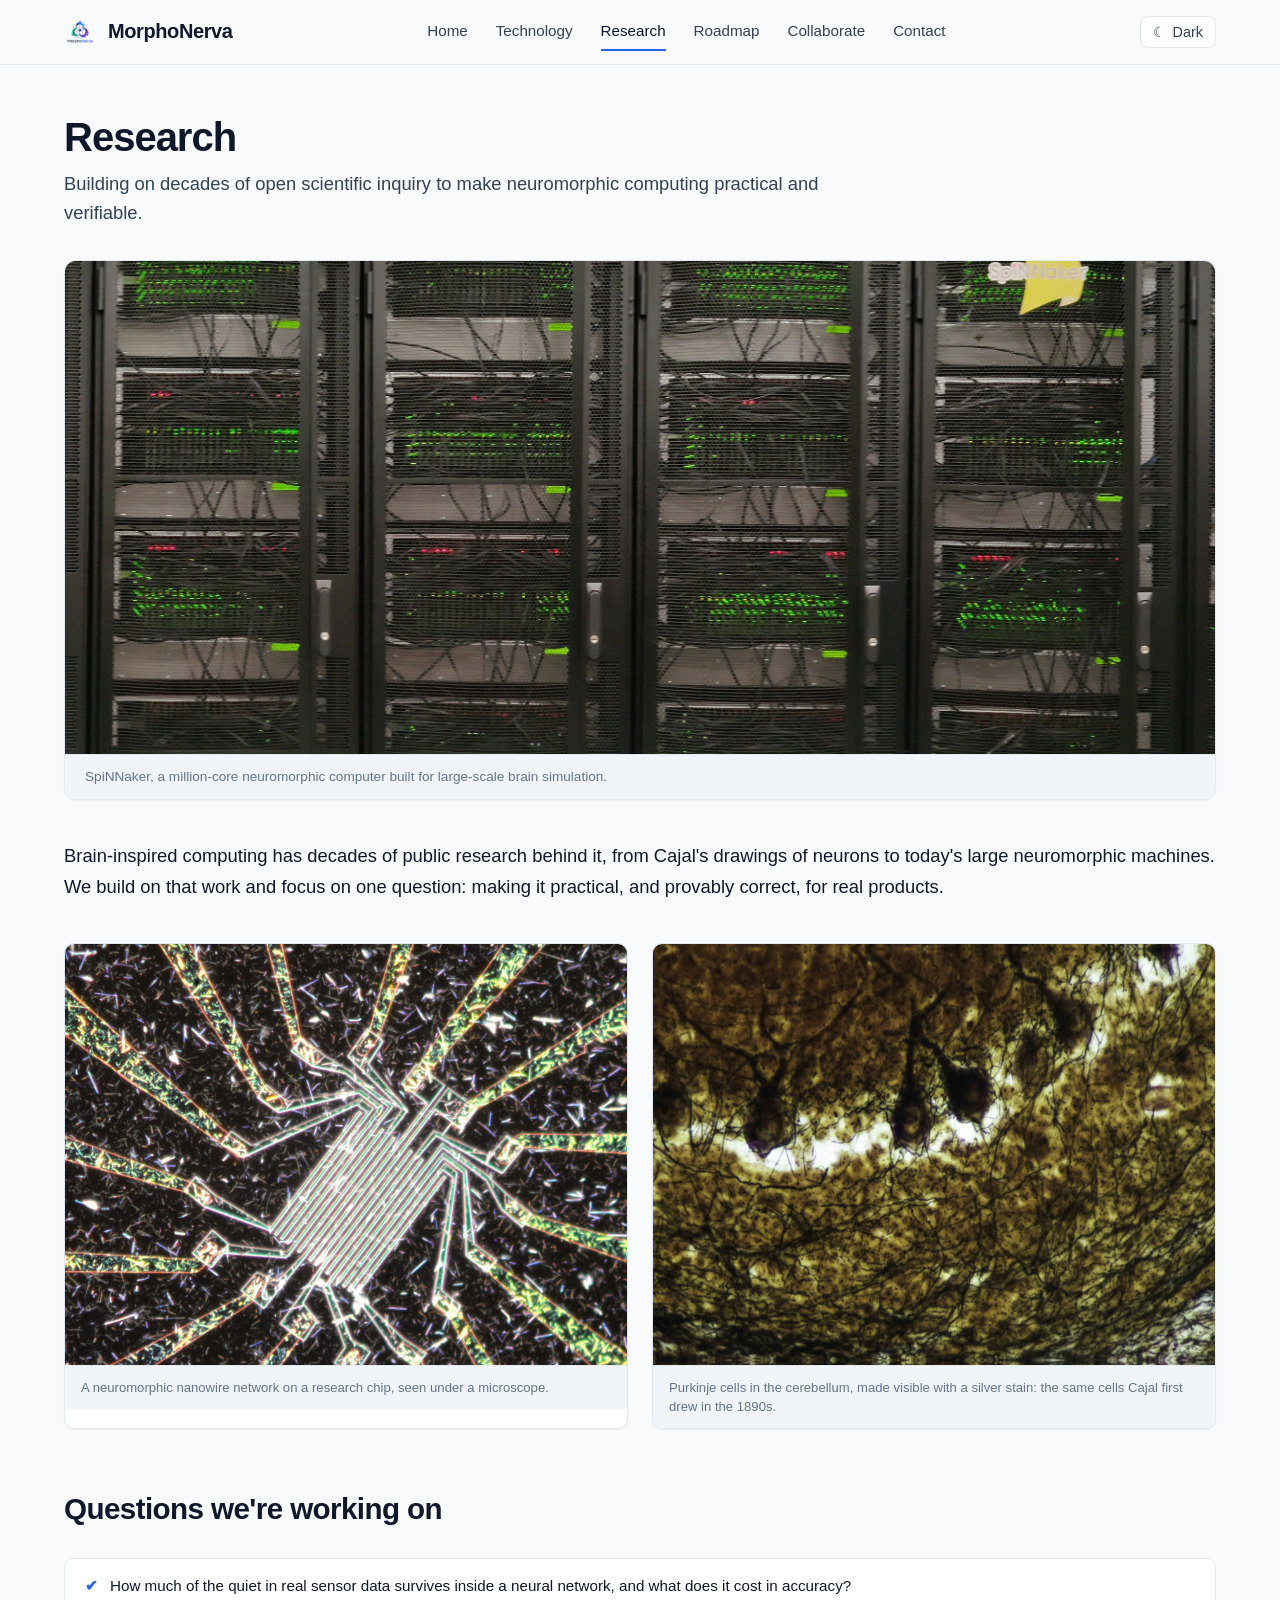
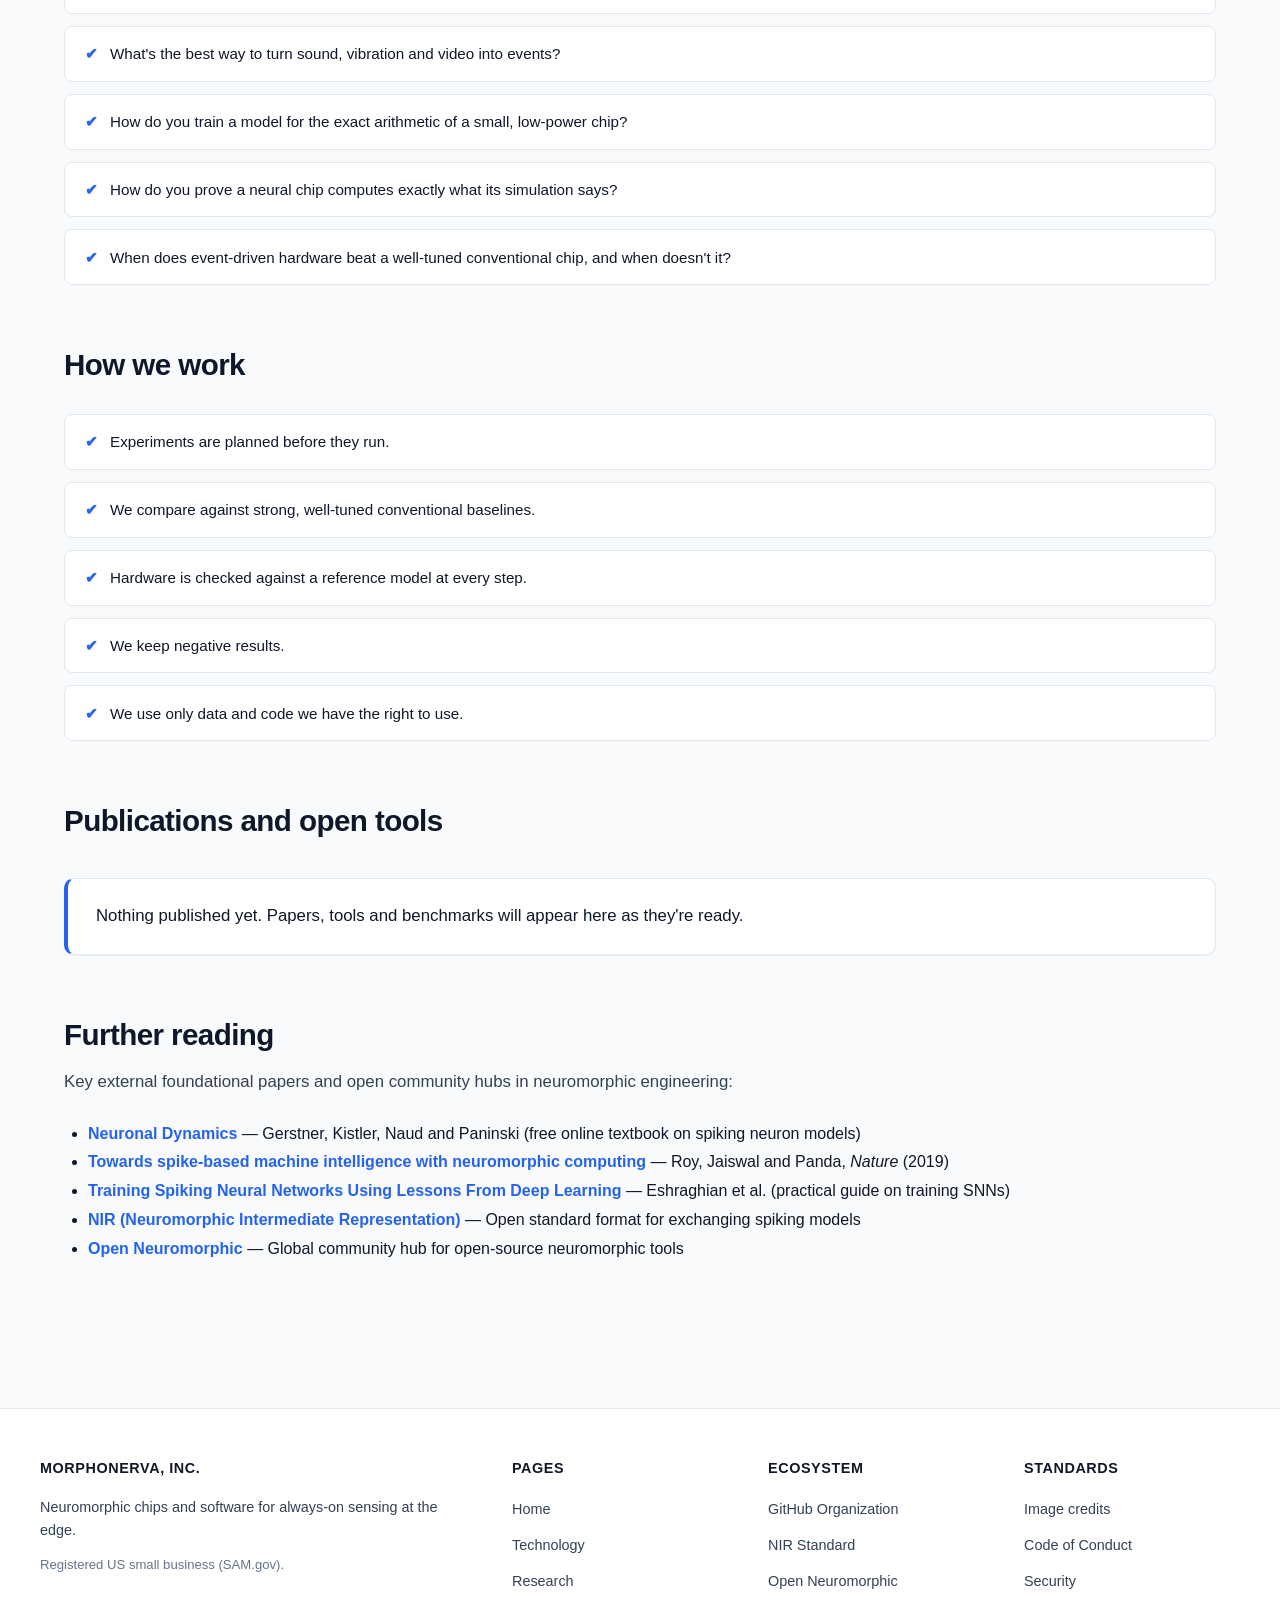
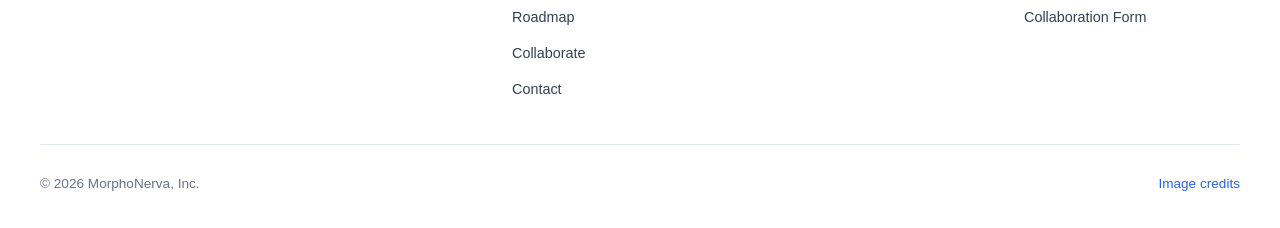
<file: research/index.html>
<!DOCTYPE html>
<html lang="en">
<head>
  <meta charset="UTF-8">
  <meta name="viewport" content="width=device-width, initial-scale=1.0">
  <meta name="robots" content="noindex, nofollow">
  <title>Research | MorphoNerva, Inc.</title>
  <meta name="description" content="Research foundations, open scientific questions, and engineering standards at MorphoNerva, Inc.">
  <link rel="stylesheet" href="../assets/css/style.css">
  <link rel="icon" href="../favicon.ico" sizes="any">
  <link rel="icon" type="image/png" sizes="32x32" href="../assets/images/favicon-32.png">
  <link rel="apple-touch-icon" href="../assets/images/apple-touch-icon.png">
</head>
<body>

  <!-- Site Navigation -->
  <header class="site-header">
    <div class="nav-container">
      <a href="../index.html" class="brand-link">
        <span class="logo-tile">
          <img src="../assets/images/logo-mark.png" alt="MorphoNerva logo" class="brand-logo">
        </span>
        <span class="brand-name">MorphoNerva</span>
      </a>

      <nav class="main-nav" id="main-nav">
        <a href="../index.html">Home</a>
        <a href="../technology/index.html">Technology</a>
        <a href="index.html" class="active">Research</a>
        <a href="../roadmap/index.html">Roadmap</a>
        <a href="../collaborate/index.html">Collaborate</a>
        <a href="../contact/index.html">Contact</a>
      </nav>

      <div class="nav-actions">
        <button class="theme-toggle-btn" id="theme-toggle" aria-label="Toggle theme">
          <span id="theme-icon" aria-hidden="true">&#9790;</span>
          <span id="theme-text">Dark</span>
        </button>
        <button class="mobile-toggle" id="mobile-toggle" aria-label="Open navigation menu" aria-expanded="false">&#9776;</button>
      </div>
    </div>
  </header>

  <main>
    <div class="container">

      <div class="page-header">
        <h1>Research</h1>
        <p class="lead">
          Building on decades of open scientific inquiry to make neuromorphic computing practical and verifiable.
        </p>
      </div>

      <!-- Lead Image -->
      <div class="page-lead-figure">
        <img src="../assets/images/spinnaker-machine.jpg" alt="The SpiNNaker 1-million-core neuromorphic supercomputer" class="page-lead-img">
        <div class="figure-caption">
          SpiNNaker, a million-core neuromorphic computer built for large-scale brain simulation.
        </div>
      </div>

      <!-- Intro -->
      <section style="margin: 2.5rem 0;">
        <p style="font-size: 1.15rem; line-height: 1.7; color: var(--text-main);">
          Brain-inspired computing has decades of public research behind it, from Cajal's drawings of neurons to today's large neuromorphic machines. We build on that work and focus on one question: making it practical, and provably correct, for real products.
        </p>
      </section>

      <!-- Two images side by side -->
      <div class="two-col-images">
        <div class="image-card">
          <img src="../assets/images/neuromorphic-nanowire-network.jpg" alt="Micrograph of a neuromorphic nanowire network between metal electrodes">
          <div class="image-card-caption">
            A neuromorphic nanowire network on a research chip, seen under a microscope.
          </div>
        </div>
        <div class="image-card">
          <img src="../assets/images/cerebellum-silver-stain.jpg" alt="Silver-stained section of cerebellum showing Purkinje cell bodies and their fibres">
          <div class="image-card-caption">
            Purkinje cells in the cerebellum, made visible with a silver stain: the same cells Cajal first drew in the 1890s.
          </div>
        </div>
      </div>

      <!-- Questions we're working on -->
      <section style="margin: 3.5rem 0;">
        <div class="section-header">
          <h2>Questions we're working on</h2>
        </div>
        <ul class="clean-list">
          <li>How much of the quiet in real sensor data survives inside a neural network, and what does it cost in accuracy?</li>
          <li>What's the best way to turn sound, vibration and video into events?</li>
          <li>How do you train a model for the exact arithmetic of a small, low-power chip?</li>
          <li>How do you prove a neural chip computes exactly what its simulation says?</li>
          <li>When does event-driven hardware beat a well-tuned conventional chip, and when doesn't it?</li>
        </ul>
      </section>

      <!-- How we work -->
      <section style="margin: 3.5rem 0;">
        <div class="section-header">
          <h2>How we work</h2>
        </div>
        <ul class="clean-list">
          <li>Experiments are planned before they run.</li>
          <li>We compare against strong, well-tuned conventional baselines.</li>
          <li>Hardware is checked against a reference model at every step.</li>
          <li>We keep negative results.</li>
          <li>We use only data and code we have the right to use.</li>
        </ul>
      </section>

      <!-- Publications and open tools -->
      <section style="margin: 3.5rem 0;">
        <div class="section-header">
          <h2>Publications and open tools</h2>
        </div>
        <div class="callout">
          <p>
            Nothing published yet. Papers, tools and benchmarks will appear here as they're ready.
          </p>
        </div>
      </section>

      <!-- Further reading -->
      <section style="margin: 3.5rem 0 2rem;">
        <div class="section-header">
          <h2>Further reading</h2>
          <p>Key external foundational papers and open community hubs in neuromorphic engineering:</p>
        </div>
        <ul style="padding-left: 1.5rem; line-height: 1.8; color: var(--text-main);">
          <li>
            <a href="https://neuronaldynamics.epfl.ch/online/index.html" target="_blank" rel="noopener"><strong>Neuronal Dynamics</strong></a> &mdash; Gerstner, Kistler, Naud and Paninski (free online textbook on spiking neuron models)
          </li>
          <li>
            <a href="https://doi.org/10.1038/s41586-019-1677-2" target="_blank" rel="noopener"><strong>Towards spike-based machine intelligence with neuromorphic computing</strong></a> &mdash; Roy, Jaiswal and Panda, <em>Nature</em> (2019)
          </li>
          <li>
            <a href="https://arxiv.org/abs/2109.12894" target="_blank" rel="noopener"><strong>Training Spiking Neural Networks Using Lessons From Deep Learning</strong></a> &mdash; Eshraghian et al. (practical guide on training SNNs)
          </li>
          <li>
            <a href="https://github.com/neuromorphs/NIR" target="_blank" rel="noopener"><strong>NIR (Neuromorphic Intermediate Representation)</strong></a> &mdash; Open standard format for exchanging spiking models
          </li>
          <li>
            <a href="https://open-neuromorphic.org" target="_blank" rel="noopener"><strong>Open Neuromorphic</strong></a> &mdash; Global community hub for open-source neuromorphic tools
          </li>
        </ul>
      </section>

    </div>
  </main>

  <!-- Site Footer -->
  <footer class="site-footer">
    <div class="footer-container">
      <div class="footer-col">
        <h4>MorphoNerva, Inc.</h4>
        <p>
          Neuromorphic chips and software for always-on sensing at the edge.
        </p>
        <p style="margin-top: 0.75rem; font-size: 0.82rem; color: var(--text-subtle);">
          Registered US small business (SAM.gov).
        </p>
      </div>

      <div class="footer-col">
        <h4>Pages</h4>
        <ul>
          <li><a href="../index.html">Home</a></li>
          <li><a href="../technology/index.html">Technology</a></li>
          <li><a href="index.html">Research</a></li>
          <li><a href="../roadmap/index.html">Roadmap</a></li>
          <li><a href="../collaborate/index.html">Collaborate</a></li>
          <li><a href="../contact/index.html">Contact</a></li>
        </ul>
      </div>

      <div class="footer-col">
        <h4>Ecosystem</h4>
        <ul>
          <li><a href="https://github.com/MorphoNerva-Inc" target="_blank" rel="noopener">GitHub Organization</a></li>
          <li><a href="https://github.com/neuromorphs/NIR" target="_blank" rel="noopener">NIR Standard</a></li>
          <li><a href="https://open-neuromorphic.org" target="_blank" rel="noopener">Open Neuromorphic</a></li>
        </ul>
      </div>

      <div class="footer-col">
        <h4>Standards</h4>
        <ul>
          <li><a href="../SOURCES.md">Image credits</a></li>
          <li><a href="https://github.com/MorphoNerva-Inc/.github/blob/main/CODE_OF_CONDUCT.md" target="_blank" rel="noopener">Code of Conduct</a></li>
          <li><a href="https://github.com/MorphoNerva-Inc/.github/blob/main/SECURITY.md" target="_blank" rel="noopener">Security</a></li>
          <li><a href="../collaborate/index.html">Collaboration Form</a></li>
        </ul>
      </div>
    </div>

    <div class="footer-bottom">
      <div>
        &copy; 2026 MorphoNerva, Inc.
      </div>
      <div>
        <a href="../SOURCES.md">Image credits</a>
      </div>
    </div>
  </footer>

  <script src="../assets/js/main.js"></script>
</body>
</html>
</file>
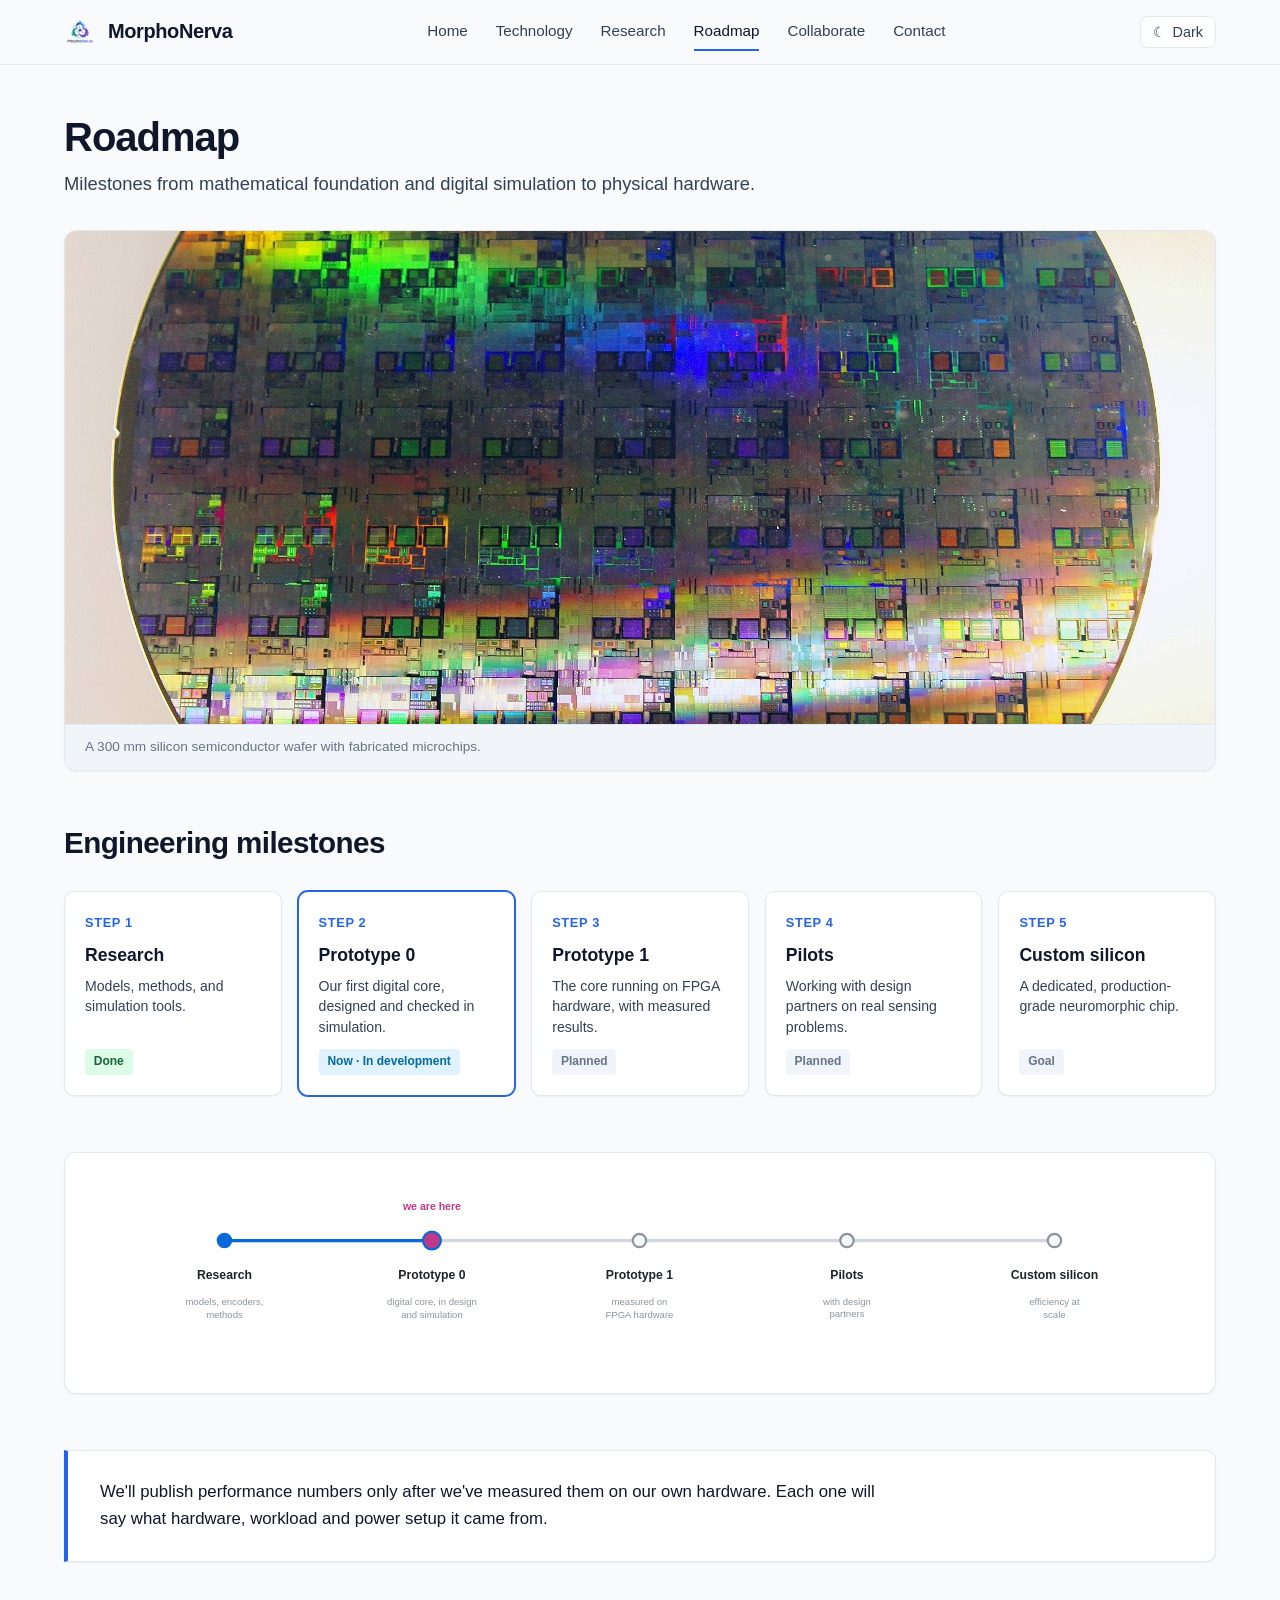
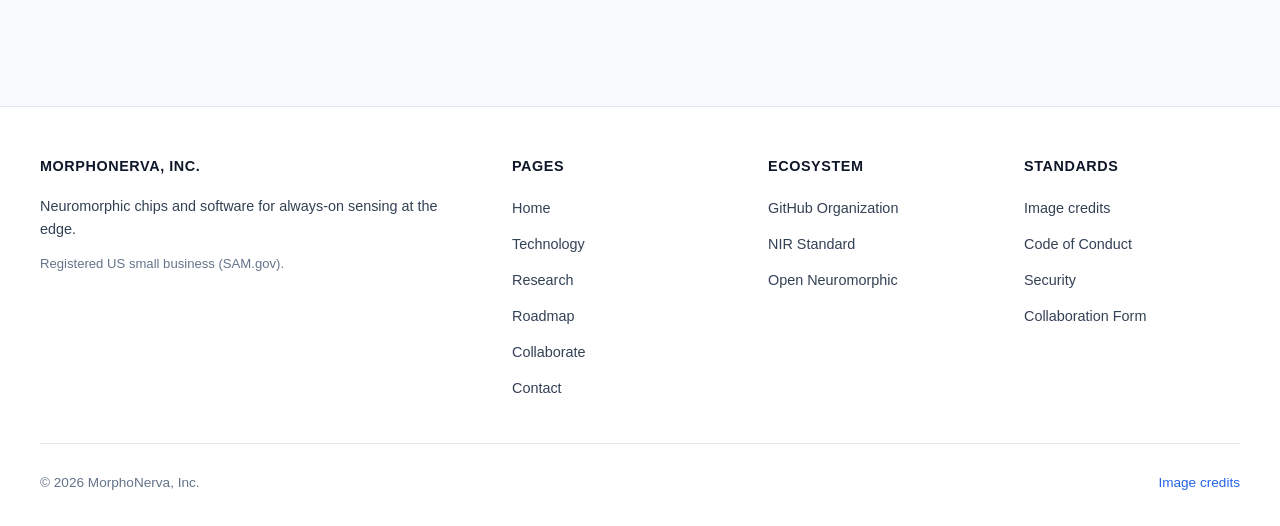
<file: roadmap/index.html>
<!DOCTYPE html>
<html lang="en">
<head>
  <meta charset="UTF-8">
  <meta name="viewport" content="width=device-width, initial-scale=1.0">
  <meta name="robots" content="noindex, nofollow">
  <title>Roadmap | MorphoNerva, Inc.</title>
  <meta name="description" content="MorphoNerva engineering milestones: from research and digital core simulation to FPGA prototypes and custom silicon.">
  <link rel="stylesheet" href="../assets/css/style.css">
  <link rel="icon" href="../favicon.ico" sizes="any">
  <link rel="icon" type="image/png" sizes="32x32" href="../assets/images/favicon-32.png">
  <link rel="apple-touch-icon" href="../assets/images/apple-touch-icon.png">
</head>
<body>

  <!-- Site Navigation -->
  <header class="site-header">
    <div class="nav-container">
      <a href="../index.html" class="brand-link">
        <span class="logo-tile">
          <img src="../assets/images/logo-mark.png" alt="MorphoNerva logo" class="brand-logo">
        </span>
        <span class="brand-name">MorphoNerva</span>
      </a>

      <nav class="main-nav" id="main-nav">
        <a href="../index.html">Home</a>
        <a href="../technology/index.html">Technology</a>
        <a href="../research/index.html">Research</a>
        <a href="index.html" class="active">Roadmap</a>
        <a href="../collaborate/index.html">Collaborate</a>
        <a href="../contact/index.html">Contact</a>
      </nav>

      <div class="nav-actions">
        <button class="theme-toggle-btn" id="theme-toggle" aria-label="Toggle theme">
          <span id="theme-icon" aria-hidden="true">&#9790;</span>
          <span id="theme-text">Dark</span>
        </button>
        <button class="mobile-toggle" id="mobile-toggle" aria-label="Open navigation menu" aria-expanded="false">&#9776;</button>
      </div>
    </div>
  </header>

  <main>
    <div class="container">

      <div class="page-header">
        <h1>Roadmap</h1>
        <p class="lead">
          Milestones from mathematical foundation and digital simulation to physical hardware.
        </p>
      </div>

      <!-- Lead Image -->
      <div class="page-lead-figure">
        <img src="../assets/images/silicon-wafer-12in.jpg" alt="A 300 mm silicon wafer" class="page-lead-img">
        <div class="figure-caption">
          A 300 mm silicon semiconductor wafer with fabricated microchips.
        </div>
      </div>

      <!-- Five-Step Timeline -->
      <section class="timeline-container">
        <div class="section-header">
          <h2>Engineering milestones</h2>
        </div>

        <div class="timeline-steps">
          <div class="timeline-step">
            <div>
              <div class="timeline-step-num">Step 1</div>
              <h3>Research</h3>
              <p>Models, methods, and simulation tools.</p>
            </div>
            <span class="timeline-badge done">Done</span>
          </div>

          <div class="timeline-step active">
            <div>
              <div class="timeline-step-num">Step 2</div>
              <h3>Prototype 0</h3>
              <p>Our first digital core, designed and checked in simulation.</p>
            </div>
            <span class="timeline-badge current">Now &middot; In development</span>
          </div>

          <div class="timeline-step">
            <div>
              <div class="timeline-step-num">Step 3</div>
              <h3>Prototype 1</h3>
              <p>The core running on FPGA hardware, with measured results.</p>
            </div>
            <span class="timeline-badge future">Planned</span>
          </div>

          <div class="timeline-step">
            <div>
              <div class="timeline-step-num">Step 4</div>
              <h3>Pilots</h3>
              <p>Working with design partners on real sensing problems.</p>
            </div>
            <span class="timeline-badge future">Planned</span>
          </div>

          <div class="timeline-step">
            <div>
              <div class="timeline-step-num">Step 5</div>
              <h3>Custom silicon</h3>
              <p>A dedicated, production-grade neuromorphic chip.</p>
            </div>
            <span class="timeline-badge future">Goal</span>
          </div>
        </div>
      </section>

      <!-- Timeline Diagram -->
      <section style="margin: 3.5rem 0;">
        <div class="figure-container">
          <picture>
            <source media="(prefers-color-scheme: dark)" srcset="../assets/images/roadmap-dark.svg">
            <img src="../assets/images/roadmap-light.svg" alt="Roadmap diagram: research, Prototype 0 simulation, Prototype 1 FPGA, pilots, custom silicon" width="960" height="280">
          </picture>
        </div>
      </section>

      <!-- The Results Commitment -->
      <section class="status-banner" style="margin-top: 3.5rem;">
        <p>
          We'll publish performance numbers only after we've measured them on our own hardware. Each one will say what hardware, workload and power setup it came from.
        </p>
      </section>

    </div>
  </main>

  <!-- Site Footer -->
  <footer class="site-footer">
    <div class="footer-container">
      <div class="footer-col">
        <h4>MorphoNerva, Inc.</h4>
        <p>
          Neuromorphic chips and software for always-on sensing at the edge.
        </p>
        <p style="margin-top: 0.75rem; font-size: 0.82rem; color: var(--text-subtle);">
          Registered US small business (SAM.gov).
        </p>
      </div>

      <div class="footer-col">
        <h4>Pages</h4>
        <ul>
          <li><a href="../index.html">Home</a></li>
          <li><a href="../technology/index.html">Technology</a></li>
          <li><a href="../research/index.html">Research</a></li>
          <li><a href="index.html">Roadmap</a></li>
          <li><a href="../collaborate/index.html">Collaborate</a></li>
          <li><a href="../contact/index.html">Contact</a></li>
        </ul>
      </div>

      <div class="footer-col">
        <h4>Ecosystem</h4>
        <ul>
          <li><a href="https://github.com/MorphoNerva-Inc" target="_blank" rel="noopener">GitHub Organization</a></li>
          <li><a href="https://github.com/neuromorphs/NIR" target="_blank" rel="noopener">NIR Standard</a></li>
          <li><a href="https://open-neuromorphic.org" target="_blank" rel="noopener">Open Neuromorphic</a></li>
        </ul>
      </div>

      <div class="footer-col">
        <h4>Standards</h4>
        <ul>
          <li><a href="../SOURCES.md">Image credits</a></li>
          <li><a href="https://github.com/MorphoNerva-Inc/.github/blob/main/CODE_OF_CONDUCT.md" target="_blank" rel="noopener">Code of Conduct</a></li>
          <li><a href="https://github.com/MorphoNerva-Inc/.github/blob/main/SECURITY.md" target="_blank" rel="noopener">Security</a></li>
          <li><a href="../collaborate/index.html">Collaboration Form</a></li>
        </ul>
      </div>
    </div>

    <div class="footer-bottom">
      <div>
        &copy; 2026 MorphoNerva, Inc.
      </div>
      <div>
        <a href="../SOURCES.md">Image credits</a>
      </div>
    </div>
  </footer>

  <script src="../assets/js/main.js"></script>
</body>
</html>
</file>
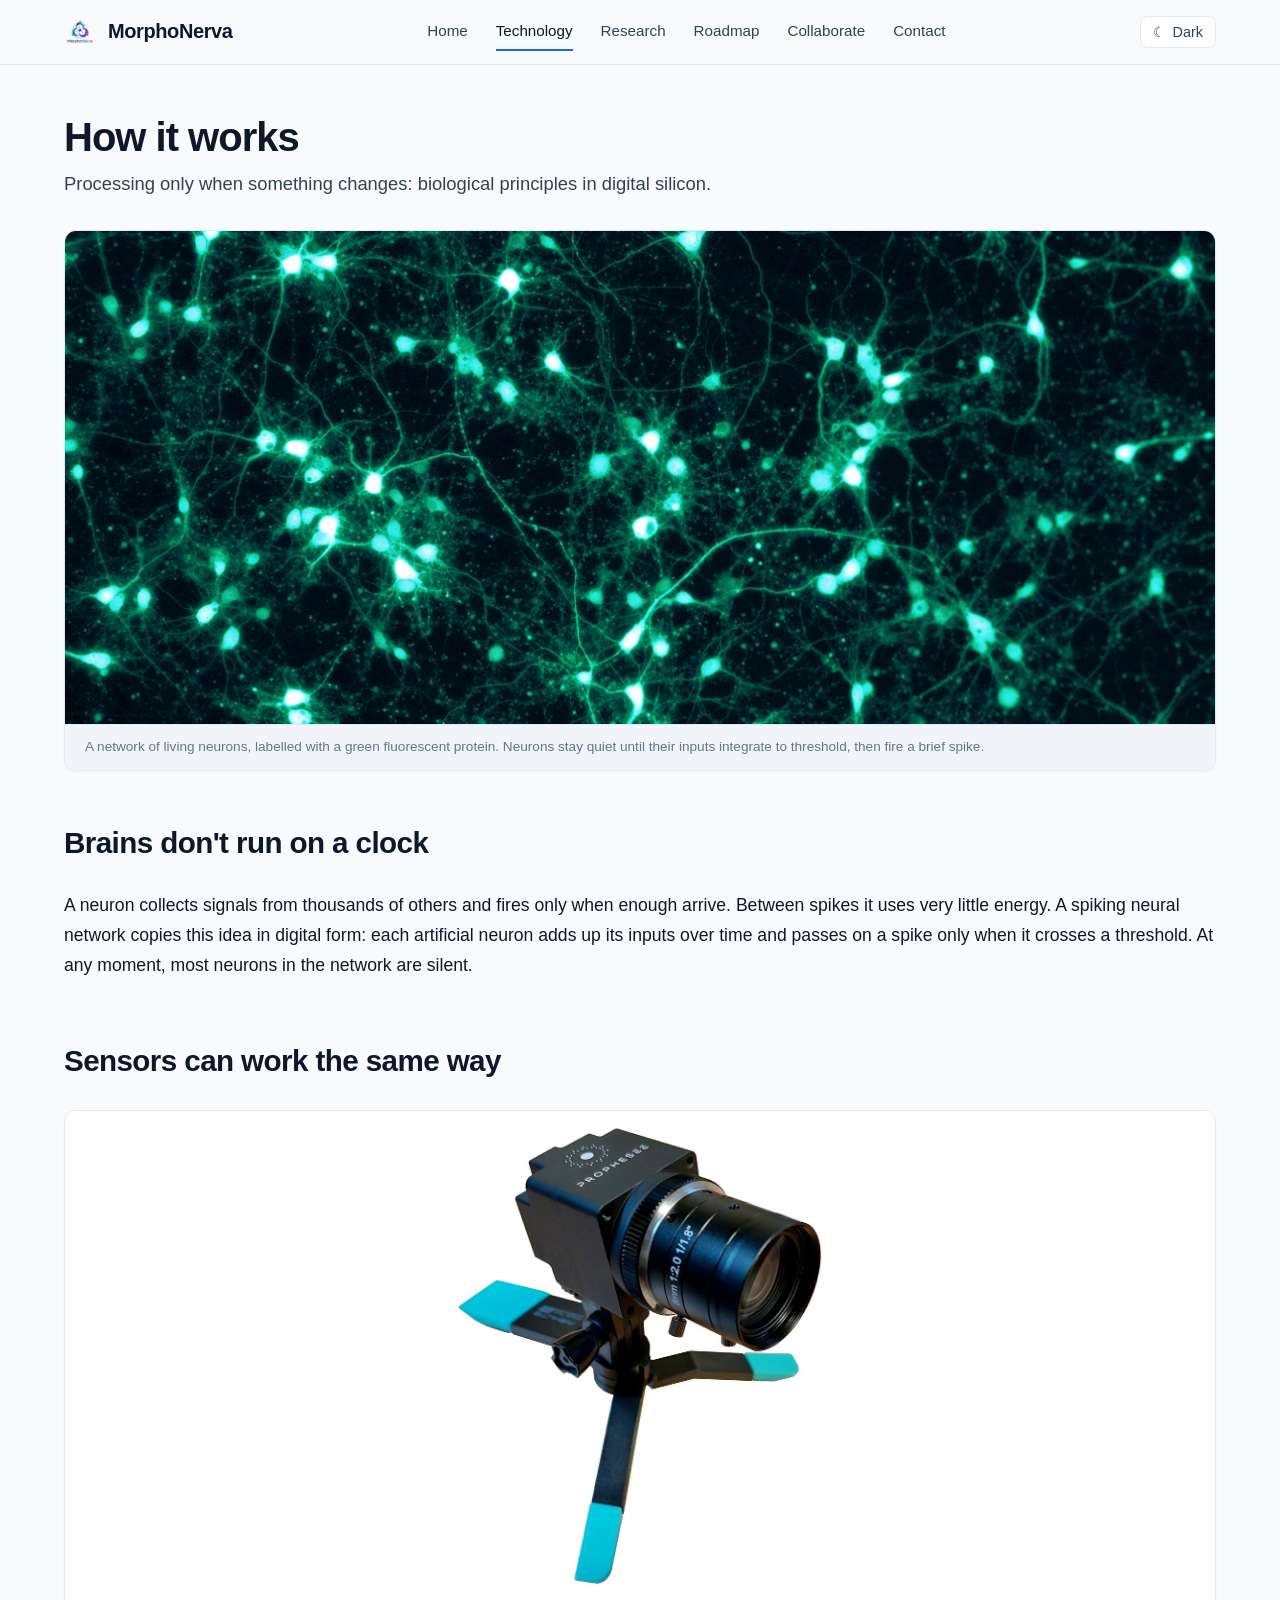
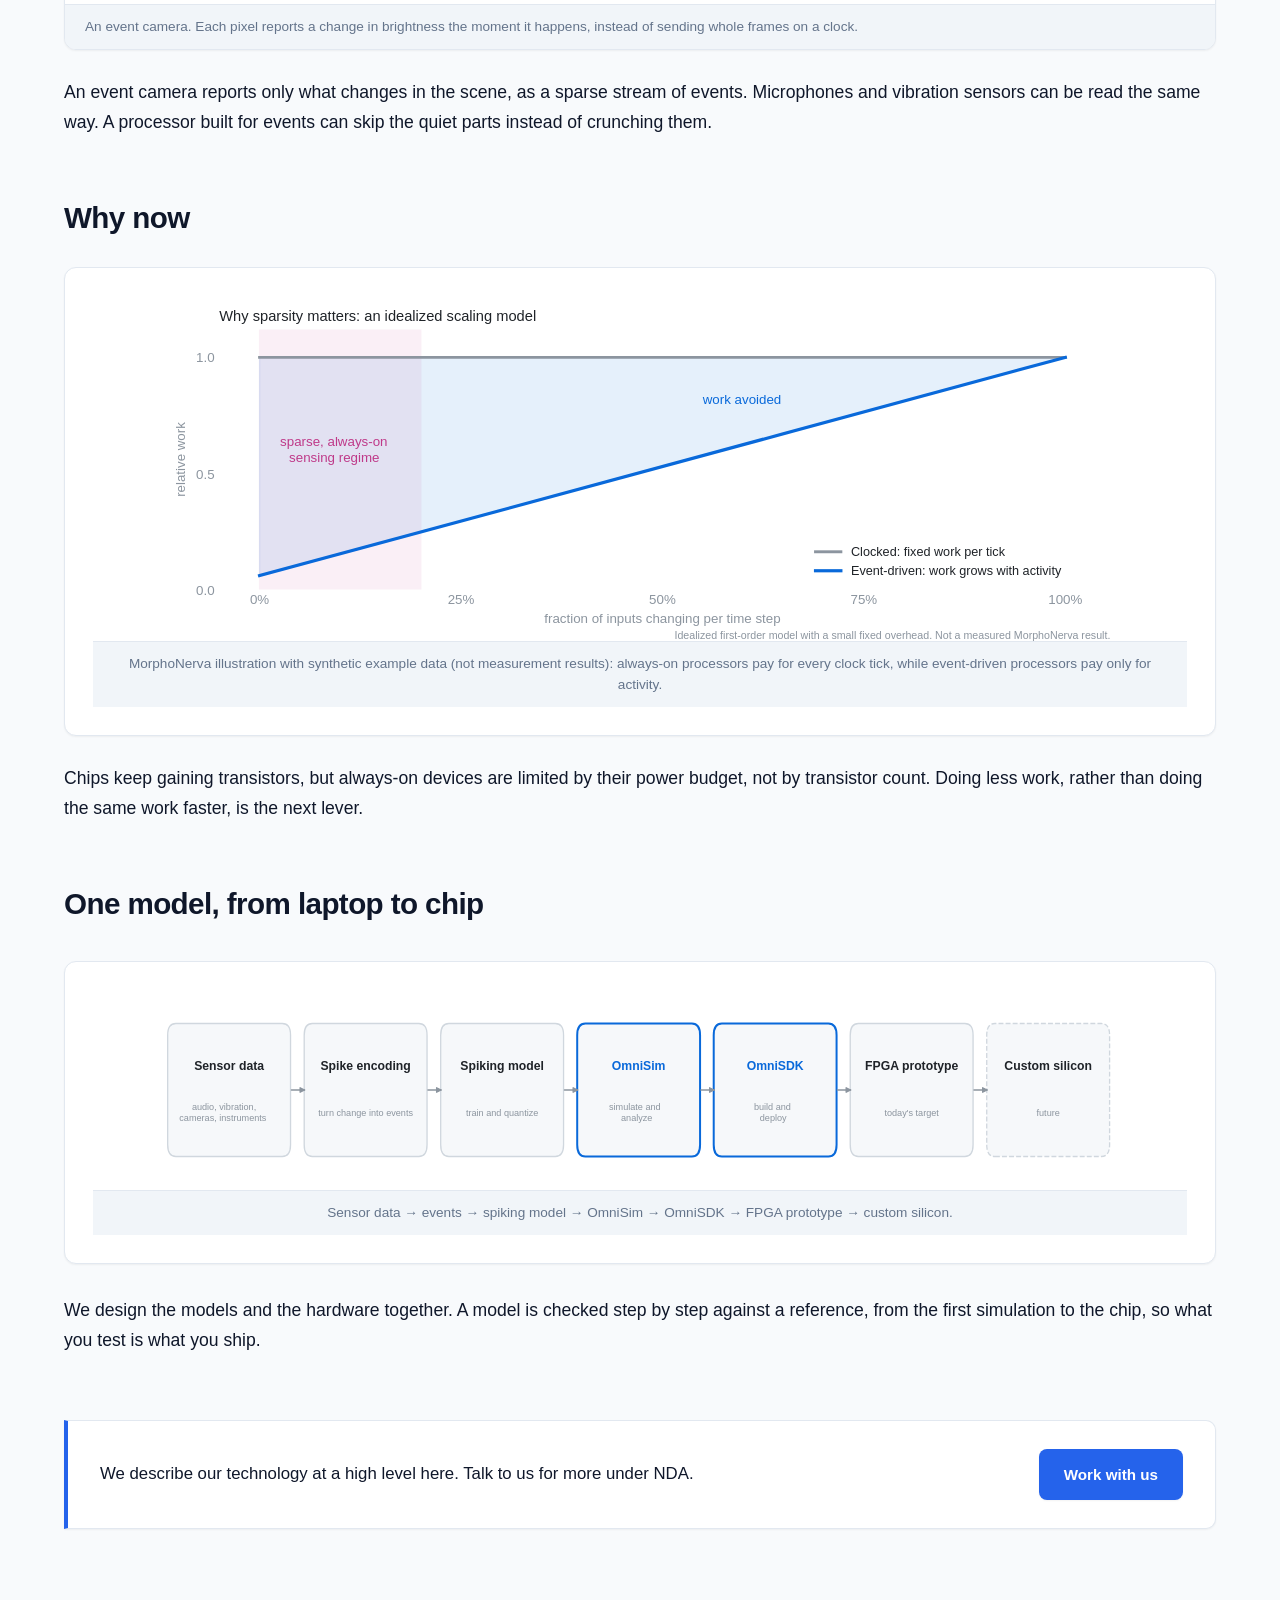
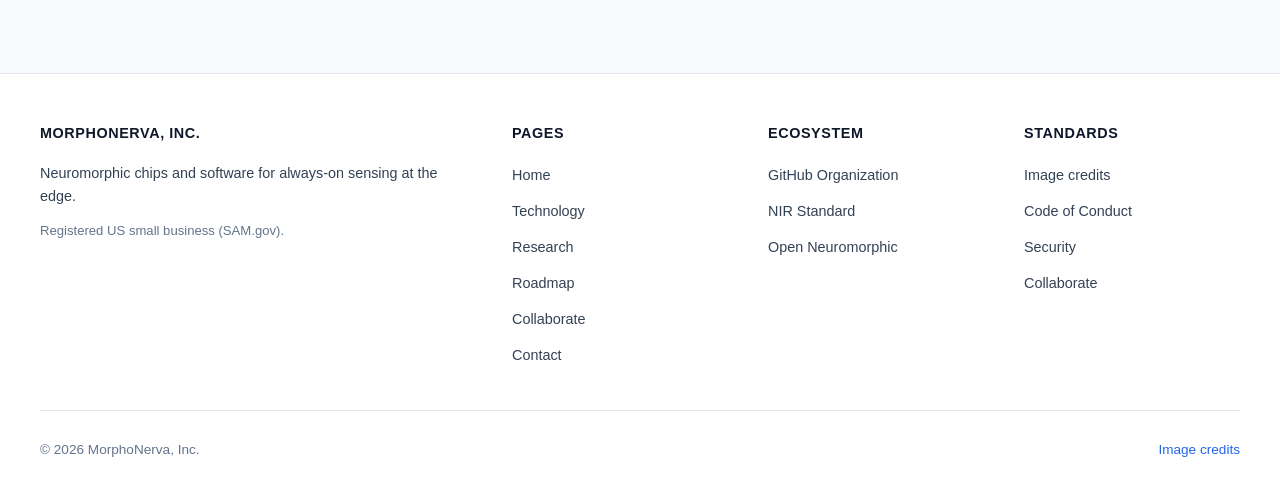
<file: technology/index.html>
<!DOCTYPE html>
<html lang="en">
<head>
  <meta charset="UTF-8">
  <meta name="viewport" content="width=device-width, initial-scale=1.0">
  <meta name="robots" content="noindex, nofollow">
  <title>How It Works | MorphoNerva, Inc.</title>
  <meta name="description" content="How MorphoNerva neuromorphic systems work: event-driven digital architecture, spiking neural networks, and co-designing models and hardware.">
  <link rel="stylesheet" href="../assets/css/style.css">
  <link rel="icon" href="../favicon.ico" sizes="any">
  <link rel="icon" type="image/png" sizes="32x32" href="../assets/images/favicon-32.png">
  <link rel="apple-touch-icon" href="../assets/images/apple-touch-icon.png">
</head>
<body>

  <!-- Site Navigation -->
  <header class="site-header">
    <div class="nav-container">
      <a href="../index.html" class="brand-link">
        <span class="logo-tile">
          <img src="../assets/images/logo-mark.png" alt="MorphoNerva logo" class="brand-logo">
        </span>
        <span class="brand-name">MorphoNerva</span>
      </a>

      <nav class="main-nav" id="main-nav">
        <a href="../index.html">Home</a>
        <a href="index.html" class="active">Technology</a>
        <a href="../research/index.html">Research</a>
        <a href="../roadmap/index.html">Roadmap</a>
        <a href="../collaborate/index.html">Collaborate</a>
        <a href="../contact/index.html">Contact</a>
      </nav>

      <div class="nav-actions">
        <button class="theme-toggle-btn" id="theme-toggle" aria-label="Toggle theme">
          <span id="theme-icon" aria-hidden="true">&#9790;</span>
          <span id="theme-text">Dark</span>
        </button>
        <button class="mobile-toggle" id="mobile-toggle" aria-label="Open navigation menu" aria-expanded="false">&#9776;</button>
      </div>
    </div>
  </header>

  <main>
    <div class="container">

      <div class="page-header">
        <h1>How it works</h1>
        <p class="lead">
          Processing only when something changes: biological principles in digital silicon.
        </p>
      </div>

      <!-- Lead Image -->
      <div class="page-lead-figure">
        <img src="../assets/images/neuron-network-gfp.jpg" alt="Fluorescence micrograph of cultured neurons expressing green fluorescent protein, with their connecting fibres" class="page-lead-img">
        <div class="figure-caption">
          A network of living neurons, labelled with a green fluorescent protein. Neurons stay quiet until their inputs integrate to threshold, then fire a brief spike.
        </div>
      </div>

      <!-- Brains don't run on a clock -->
      <section style="margin: 3rem 0;">
        <div class="section-header">
          <h2>Brains don't run on a clock</h2>
        </div>
        <p style="font-size: 1.1rem; line-height: 1.7; color: var(--text-main);">
          A neuron collects signals from thousands of others and fires only when enough arrive. Between spikes it uses very little energy. A spiking neural network copies this idea in digital form: each artificial neuron adds up its inputs over time and passes on a spike only when it crosses a threshold. At any moment, most neurons in the network are silent.
        </p>
      </section>

      <!-- Sensors can work the same way -->
      <section style="margin: 3.5rem 0;">
        <div class="section-header">
          <h2>Sensors can work the same way</h2>
        </div>
        <div class="page-lead-figure" style="margin: 1.5rem 0 1.75rem;">
          <img src="../assets/images/event-camera-kit.jpg" alt="A commercial event-camera evaluation kit on a small tripod" class="page-lead-img">
          <div class="figure-caption">
            An event camera. Each pixel reports a change in brightness the moment it happens, instead of sending whole frames on a clock.
          </div>
        </div>
        <p style="font-size: 1.1rem; line-height: 1.7; color: var(--text-main);">
          An event camera reports only what changes in the scene, as a sparse stream of events. Microphones and vibration sensors can be read the same way. A processor built for events can skip the quiet parts instead of crunching them.
        </p>
      </section>

      <!-- Why now -->
      <section style="margin: 3.5rem 0;">
        <div class="section-header">
          <h2>Why now</h2>
        </div>
        <div class="figure-container" style="margin: 1.5rem 0 1.75rem;">
          <picture>
            <source media="(prefers-color-scheme: dark)" srcset="../assets/images/activity-scaling-dark.svg">
            <img src="../assets/images/activity-scaling-light.svg" alt="Illustration: energy per inference stays flat for event-driven processing as activity varies, while always-on processing scales with time" width="960" height="320">
          </picture>
          <div class="figure-caption">
            MorphoNerva illustration with synthetic example data (not measurement results): always-on processors pay for every clock tick, while event-driven processors pay only for activity.
          </div>
        </div>
        <p style="font-size: 1.1rem; line-height: 1.7; color: var(--text-main);">
          Chips keep gaining transistors, but always-on devices are limited by their power budget, not by transistor count. Doing less work, rather than doing the same work faster, is the next lever.
        </p>
      </section>

      <!-- One model, from laptop to chip -->
      <section style="margin: 3.5rem 0;">
        <div class="section-header">
          <h2>One model, from laptop to chip</h2>
        </div>
        <div class="figure-container">
          <picture>
            <source media="(prefers-color-scheme: dark)" srcset="../assets/images/platform-dark.svg">
            <img src="../assets/images/platform-light.svg" alt="Platform flow: sensor data, events, spiking model, OmniSim, OmniSDK, FPGA prototype, custom silicon" width="960" height="320">
          </picture>
          <div class="figure-caption">
            Sensor data &rarr; events &rarr; spiking model &rarr; OmniSim &rarr; OmniSDK &rarr; FPGA prototype &rarr; custom silicon.
          </div>
        </div>
        <p style="font-size: 1.1rem; line-height: 1.7; color: var(--text-main);">
          We design the models and the hardware together. A model is checked step by step against a reference, from the first simulation to the chip, so what you test is what you ship.
        </p>
      </section>

      <!-- Closing Band -->
      <section class="status-banner" style="margin-top: 4rem;">
        <p>
          We describe our technology at a high level here. Talk to us for more under NDA.
        </p>
        <a href="../collaborate/index.html" class="btn btn-primary" style="white-space: nowrap;">Work with us</a>
      </section>

    </div>
  </main>

  <!-- Site Footer -->
  <footer class="site-footer">
    <div class="footer-container">
      <div class="footer-col">
        <h4>MorphoNerva, Inc.</h4>
        <p>
          Neuromorphic chips and software for always-on sensing at the edge.
        </p>
        <p style="margin-top: 0.75rem; font-size: 0.82rem; color: var(--text-subtle);">
          Registered US small business (SAM.gov).
        </p>
      </div>

      <div class="footer-col">
        <h4>Pages</h4>
        <ul>
          <li><a href="../index.html">Home</a></li>
          <li><a href="index.html">Technology</a></li>
          <li><a href="../research/index.html">Research</a></li>
          <li><a href="../roadmap/index.html">Roadmap</a></li>
          <li><a href="../collaborate/index.html">Collaborate</a></li>
          <li><a href="../contact/index.html">Contact</a></li>
        </ul>
      </div>

      <div class="footer-col">
        <h4>Ecosystem</h4>
        <ul>
          <li><a href="https://github.com/MorphoNerva-Inc" target="_blank" rel="noopener">GitHub Organization</a></li>
          <li><a href="https://github.com/neuromorphs/NIR" target="_blank" rel="noopener">NIR Standard</a></li>
          <li><a href="https://open-neuromorphic.org" target="_blank" rel="noopener">Open Neuromorphic</a></li>
        </ul>
      </div>

      <div class="footer-col">
        <h4>Standards</h4>
        <ul>
          <li><a href="../SOURCES.md">Image credits</a></li>
          <li><a href="https://github.com/MorphoNerva-Inc/.github/blob/main/CODE_OF_CONDUCT.md" target="_blank" rel="noopener">Code of Conduct</a></li>
          <li><a href="https://github.com/MorphoNerva-Inc/.github/blob/main/SECURITY.md" target="_blank" rel="noopener">Security</a></li>
          <li><a href="../collaborate/index.html">Collaborate</a></li>
        </ul>
      </div>
    </div>

    <div class="footer-bottom">
      <div>
        &copy; 2026 MorphoNerva, Inc.
      </div>
      <div>
        <a href="../SOURCES.md">Image credits</a>
      </div>
    </div>
  </footer>

  <script src="../assets/js/main.js"></script>
</body>
</html>
</file>
<file: assets/css/style.css>
/* MorphoNerva Static Website Stylesheet - v2 */
:root {
  --font-sans: -apple-system, BlinkMacSystemFont, "Segoe UI", Roboto, Helvetica, Arial, sans-serif;
  --font-mono: ui-monospace, SFMono-Regular, "SF Mono", Menlo, Consolas, monospace;

  /* Light theme default */
  --bg-primary: #f8fafc;
  --bg-card: #ffffff;
  --bg-card-subtle: #f1f5f9;
  --bg-navbar: rgba(248, 250, 252, 0.90);
  --border-color: #e2e8f0;
  --border-accent: #cbd5e1;
  --text-main: #0f172a;
  --text-muted: #334155;
  --text-subtle: #64748b;
  --brand-primary: #2563eb;
  --brand-hover: #1d4ed8;
  --brand-light: #eff6ff;
  --badge-bg: #e0f2fe;
  --badge-text: #0369a1;
  --table-stripe: #f8fafc;
  --shadow-sm: 0 1px 2px 0 rgba(0, 0, 0, 0.05);
  --shadow-md: 0 4px 6px -1px rgba(0, 0, 0, 0.1), 0 2px 4px -2px rgba(0, 0, 0, 0.05);
  --shadow-lg: 0 10px 15px -3px rgba(0, 0, 0, 0.1), 0 4px 6px -4px rgba(0, 0, 0, 0.05);
}

:root[data-theme="dark"] {
  --bg-primary: #0a0f1d;
  --bg-card: #111827;
  --bg-card-subtle: #1e293b;
  --bg-navbar: rgba(10, 15, 29, 0.92);
  --border-color: #1e293b;
  --border-accent: #334155;
  --text-main: #f1f5f9;
  --text-muted: #94a3b8;
  --text-subtle: #64748b;
  --brand-primary: #3b82f6;
  --brand-hover: #60a5fa;
  --brand-light: #1e293b;
  --badge-bg: #0c4a6e;
  --badge-text: #7dd3fc;
  --table-stripe: #0f172a;
  --shadow-sm: 0 1px 2px 0 rgba(0, 0, 0, 0.5);
  --shadow-md: 0 4px 6px -1px rgba(0, 0, 0, 0.4), 0 2px 4px -2px rgba(0, 0, 0, 0.3);
  --shadow-lg: 0 10px 15px -3px rgba(0, 0, 0, 0.5), 0 4px 6px -4px rgba(0, 0, 0, 0.4);
}

@media (prefers-color-scheme: dark) {
  :root:not([data-theme="light"]) {
    --bg-primary: #0a0f1d;
    --bg-card: #111827;
    --bg-card-subtle: #1e293b;
    --bg-navbar: rgba(10, 15, 29, 0.92);
    --border-color: #1e293b;
    --border-accent: #334155;
    --text-main: #f1f5f9;
    --text-muted: #94a3b8;
    --text-subtle: #64748b;
    --brand-primary: #3b82f6;
    --brand-hover: #60a5fa;
    --brand-light: #1e293b;
    --badge-bg: #0c4a6e;
    --badge-text: #7dd3fc;
    --table-stripe: #0f172a;
    --shadow-sm: 0 1px 2px 0 rgba(0, 0, 0, 0.5);
    --shadow-md: 0 4px 6px -1px rgba(0, 0, 0, 0.4), 0 2px 4px -2px rgba(0, 0, 0, 0.3);
    --shadow-lg: 0 10px 15px -3px rgba(0, 0, 0, 0.5), 0 4px 6px -4px rgba(0, 0, 0, 0.4);
  }
}

* {
  box-sizing: border-box;
  margin: 0;
  padding: 0;
}

body {
  font-family: var(--font-sans);
  background-color: var(--bg-primary);
  color: var(--text-main);
  line-height: 1.65;
  transition: background-color 0.2s ease, color 0.2s ease;
  min-height: 100vh;
  display: flex;
  flex-direction: column;
}

a {
  color: var(--brand-primary);
  text-decoration: none;
  transition: color 0.15s ease;
}

a:hover, a:focus-visible {
  color: var(--brand-hover);
  text-decoration: underline;
}

/* Header & Navigation */
header.site-header {
  position: sticky;
  top: 0;
  z-index: 50;
  background-color: var(--bg-navbar);
  backdrop-filter: blur(10px);
  -webkit-backdrop-filter: blur(10px);
  border-bottom: 1px solid var(--border-color);
}

.nav-container {
  max-width: 1200px;
  margin: 0 auto;
  padding: 0.8rem 1.5rem;
  display: flex;
  align-items: center;
  justify-content: space-between;
}

.brand-link {
  display: flex;
  align-items: center;
  gap: 0.75rem;
  font-weight: 700;
  font-size: 1.25rem;
  color: var(--text-main);
  text-decoration: none;
  letter-spacing: -0.02em;
}

.logo-tile {
  display: inline-flex;
  align-items: center;
  justify-content: center;
  width: 32px;
  height: 32px;
  border-radius: 6px;
  background: transparent;
  transition: background 0.2s ease, box-shadow 0.2s ease;
}

.brand-logo {
  width: 28px;
  height: 28px;
  object-fit: contain;
  display: block;
}

/* Logo mark styling: transparent background in all themes */
:root[data-theme="dark"] .logo-tile {
  background: transparent;
  padding: 0;
  box-shadow: none;
}

:root[data-theme="dark"] .brand-logo {
  filter: brightness(0) invert(1);
}

@media (prefers-color-scheme: dark) {
  :root:not([data-theme="light"]) .logo-tile {
    background: transparent;
    padding: 0;
    box-shadow: none;
  }
  :root:not([data-theme="light"]) .brand-logo {
    filter: brightness(0) invert(1);
  }
}

.brand-name {
  font-weight: 800;
  color: var(--text-main);
}

nav.main-nav {
  display: flex;
  align-items: center;
  gap: 1.75rem;
}

nav.main-nav a {
  color: var(--text-muted);
  font-size: 0.95rem;
  font-weight: 500;
  text-decoration: none;
  padding: 0.35rem 0;
  border-bottom: 2px solid transparent;
  transition: all 0.15s ease;
}

nav.main-nav a:hover,
nav.main-nav a.active {
  color: var(--text-main);
  border-bottom-color: var(--brand-primary);
  text-decoration: none;
}

.nav-actions {
  display: flex;
  align-items: center;
  gap: 0.75rem;
}

.theme-toggle-btn {
  background: var(--bg-card);
  border: 1px solid var(--border-color);
  color: var(--text-muted);
  cursor: pointer;
  padding: 0.45rem 0.75rem;
  border-radius: 8px;
  font-size: 0.9rem;
  display: flex;
  align-items: center;
  gap: 0.4rem;
  transition: all 0.15s ease;
}

.theme-toggle-btn:hover {
  background: var(--bg-card-subtle);
  color: var(--text-main);
  border-color: var(--border-accent);
}

.mobile-toggle {
  display: none;
  background: none;
  border: none;
  font-size: 1.5rem;
  color: var(--text-main);
  cursor: pointer;
}

/* Hero Section v2 with Dark Gradient Scrim */
.hero-v2 {
  position: relative;
  min-height: 440px;
  display: flex;
  align-items: center;
  overflow: hidden;
  background-color: #0b1020;
  border-bottom: 1px solid var(--border-color);
}

.hero-bg-wrapper {
  position: absolute;
  inset: 0;
  width: 100%;
  height: 100%;
  z-index: 1;
}

.hero-bg-img {
  width: 100%;
  height: 100%;
  object-fit: cover;
  object-position: right center;
  display: block;
}

.hero-scrim {
  position: absolute;
  inset: 0;
  background: linear-gradient(
    135deg,
    rgba(11, 16, 32, 0.94) 0%,
    rgba(11, 16, 32, 0.82) 48%,
    rgba(11, 16, 32, 0.12) 100%
  );
}

.hero-v2-container {
  position: relative;
  z-index: 2;
  max-width: 1200px;
  margin: 0 auto;
  padding: 4.5rem 1.5rem;
  width: 100%;
}

.hero-v2-card {
  max-width: 720px;
  text-align: left;
}

.hero-v2-title {
  font-size: 2.85rem;
  font-weight: 800;
  color: #ffffff;
  line-height: 1.15;
  letter-spacing: -0.025em;
  margin-bottom: 1.25rem;
  text-shadow: 0 2px 4px rgba(0, 0, 0, 0.4);
}

.hero-v2-subtitle {
  font-size: 1.25rem;
  color: #cbd5e1;
  line-height: 1.55;
  margin-bottom: 2rem;
  text-shadow: 0 1px 3px rgba(0, 0, 0, 0.3);
}

.hero-v2-actions {
  display: flex;
  flex-wrap: wrap;
  gap: 1rem;
}

.hero-caption-bar {
  background-color: var(--bg-card-subtle);
  border-bottom: 1px solid var(--border-color);
  padding: 0.65rem 1.5rem;
  font-size: 0.82rem;
  color: var(--text-subtle);
}

/* Buttons */
.btn {
  display: inline-flex;
  align-items: center;
  justify-content: center;
  padding: 0.75rem 1.5rem;
  font-size: 0.95rem;
  font-weight: 600;
  border-radius: 8px;
  text-decoration: none;
  cursor: pointer;
  transition: all 0.15s ease;
}

.btn-primary {
  background-color: var(--brand-primary);
  color: #ffffff !important;
  border: 1px solid transparent;
  box-shadow: var(--shadow-sm);
}

.btn-primary:hover {
  background-color: var(--brand-hover);
  text-decoration: none;
}

.btn-outline {
  background-color: rgba(255, 255, 255, 0.12);
  color: #ffffff !important;
  border: 1px solid rgba(255, 255, 255, 0.45);
  backdrop-filter: blur(4px);
}

.btn-outline:hover {
  background-color: rgba(255, 255, 255, 0.24);
  border-color: rgba(255, 255, 255, 0.75);
  text-decoration: none;
}

.btn-secondary {
  background-color: var(--bg-card);
  color: var(--text-main);
  border: 1px solid var(--border-color);
}

.btn-secondary:hover {
  background-color: var(--bg-card-subtle);
  border-color: var(--border-accent);
  text-decoration: none;
}

/* Main Container & Page Header */
main {
  flex: 1;
}

.container {
  max-width: 1200px;
  margin: 0 auto;
  padding: 3rem 1.5rem;
}

.page-header {
  margin-bottom: 2rem;
}

.page-header h1 {
  font-size: 2.5rem;
  font-weight: 800;
  letter-spacing: -0.025em;
  line-height: 1.2;
  margin-bottom: 0.5rem;
  color: var(--text-main);
}

.page-header p.lead {
  font-size: 1.15rem;
  color: var(--text-muted);
  max-width: 800px;
  line-height: 1.6;
}

.section-header {
  margin: 3rem 0 1.5rem;
}

.section-header h2 {
  font-size: 1.85rem;
  font-weight: 700;
  letter-spacing: -0.02em;
  margin-bottom: 0.5rem;
  color: var(--text-main);
}

.section-header p {
  color: var(--text-muted);
  font-size: 1.05rem;
  max-width: 750px;
}

/* Page Lead Figures & Photos */
.page-lead-figure {
  margin: 2rem 0 2.5rem;
  border-radius: 12px;
  overflow: hidden;
  border: 1px solid var(--border-color);
  background: var(--bg-card);
  box-shadow: var(--shadow-sm);
}

.page-lead-img {
  width: 100%;
  aspect-ratio: 21 / 9;
  object-fit: cover;
  object-position: center;
  display: block;
  background: var(--bg-card-subtle);
}

.figure-caption {
  padding: 0.75rem 1.25rem;
  font-size: 0.85rem;
  color: var(--text-subtle);
  border-top: 1px solid var(--border-color);
  background: var(--bg-card-subtle);
  line-height: 1.5;
}

/* Two-column side-by-side images */
.two-col-images {
  display: grid;
  grid-template-columns: 1fr 1fr;
  gap: 1.5rem;
  margin: 2.5rem 0;
}

.image-card {
  border-radius: 10px;
  overflow: hidden;
  border: 1px solid var(--border-color);
  background: var(--bg-card);
  box-shadow: var(--shadow-sm);
  display: flex;
  flex-direction: column;
}

.image-card img {
  width: 100%;
  aspect-ratio: 4 / 3;
  object-fit: cover;
  object-position: center;
  display: block;
  background: var(--bg-card-subtle);
}

.image-card-caption {
  padding: 0.75rem 1rem;
  font-size: 0.82rem;
  color: var(--text-subtle);
  border-top: 1px solid var(--border-color);
  background: var(--bg-card-subtle);
  line-height: 1.45;
}

/* Where it matters photo grid */
.photo-grid-3 {
  display: grid;
  grid-template-columns: repeat(3, 1fr);
  gap: 1.5rem;
  margin: 1.75rem 0 3rem;
}

.photo-card {
  background: var(--bg-card);
  border: 1px solid var(--border-color);
  border-radius: 10px;
  overflow: hidden;
  display: flex;
  flex-direction: column;
  box-shadow: var(--shadow-sm);
}

.photo-card img {
  width: 100%;
  aspect-ratio: 4 / 3;
  object-fit: cover;
  object-position: center;
  display: block;
  background: var(--bg-card-subtle);
}

.photo-card-body {
  padding: 1.25rem;
  flex: 1;
}

.photo-card-body h3 {
  font-size: 1.1rem;
  font-weight: 700;
  margin-bottom: 0.4rem;
  color: var(--text-main);
}

.photo-card-body p {
  font-size: 0.92rem;
  color: var(--text-muted);
  line-height: 1.55;
}

.photo-card-caption {
  padding: 0.6rem 1.25rem;
  font-size: 0.78rem;
  color: var(--text-subtle);
  border-top: 1px solid var(--border-color);
  background: var(--bg-card-subtle);
  line-height: 1.45;
}

/* Status Banner Callout */
.status-banner {
  margin: 3.5rem 0 2rem;
  padding: 1.75rem 2rem;
  background: var(--bg-card);
  border: 1px solid var(--border-color);
  border-left: 4px solid var(--brand-primary);
  border-radius: 0 10px 10px 0;
  box-shadow: var(--shadow-sm);
  display: flex;
  align-items: center;
  justify-content: space-between;
  gap: 1.5rem;
  flex-wrap: wrap;
}

.status-banner p {
  font-size: 1.05rem;
  color: var(--text-main);
  font-weight: 500;
  margin: 0;
  max-width: 800px;
  line-height: 1.6;
}

/* Callout Box */
.callout {
  padding: 1.5rem 1.75rem;
  border-radius: 10px;
  background-color: var(--bg-card);
  border: 1px solid var(--border-color);
  border-left: 4px solid var(--brand-primary);
  margin: 2rem 0;
  box-shadow: var(--shadow-sm);
}

.callout p {
  margin: 0;
  font-size: 1.05rem;
  color: var(--text-main);
  line-height: 1.6;
}

/* Cards Grid */
.grid {
  display: grid;
  gap: 1.5rem;
}

.grid-3 {
  grid-template-columns: repeat(auto-fit, minmax(320px, 1fr));
}

.grid-2 {
  grid-template-columns: repeat(auto-fit, minmax(440px, 1fr));
}

.card {
  background-color: var(--bg-card);
  border: 1px solid var(--border-color);
  border-radius: 12px;
  padding: 1.75rem;
  box-shadow: var(--shadow-sm);
  transition: transform 0.15s ease, box-shadow 0.15s ease, border-color 0.15s ease;
  display: flex;
  flex-direction: column;
}

.card:hover {
  border-color: var(--border-accent);
  box-shadow: var(--shadow-md);
}

.card h3 {
  font-size: 1.25rem;
  font-weight: 700;
  margin-bottom: 0.75rem;
  letter-spacing: -0.01em;
  color: var(--text-main);
}

.card p {
  color: var(--text-muted);
  font-size: 0.95rem;
  line-height: 1.6;
  margin-bottom: 0.5rem;
}

.badge {
  display: inline-flex;
  align-items: center;
  padding: 0.25rem 0.75rem;
  font-size: 0.78rem;
  font-weight: 600;
  border-radius: 9999px;
  background-color: var(--badge-bg);
  color: var(--badge-text);
  border: 1px solid rgba(0, 0, 0, 0.05);
  letter-spacing: 0.02em;
  text-transform: uppercase;
}

.badge.neutral {
  background-color: var(--bg-card-subtle);
  color: var(--text-muted);
}

/* Horizontal Timeline on Roadmap */
.timeline-container {
  margin: 2.5rem 0 3rem;
}

.timeline-steps {
  display: grid;
  grid-template-columns: repeat(5, 1fr);
  gap: 1rem;
}

.timeline-step {
  background: var(--bg-card);
  border: 1px solid var(--border-color);
  border-radius: 10px;
  padding: 1.25rem;
  display: flex;
  flex-direction: column;
  justify-content: space-between;
  box-shadow: var(--shadow-sm);
}

.timeline-step.active {
  border-color: var(--brand-primary);
  box-shadow: 0 0 0 1px var(--brand-primary);
}

.timeline-step-num {
  font-size: 0.8rem;
  font-weight: 700;
  color: var(--brand-primary);
  margin-bottom: 0.5rem;
  text-transform: uppercase;
  letter-spacing: 0.05em;
}

.timeline-step h3 {
  font-size: 1.1rem;
  font-weight: 700;
  margin-bottom: 0.35rem;
  color: var(--text-main);
}

.timeline-step p {
  font-size: 0.88rem;
  color: var(--text-muted);
  line-height: 1.45;
  flex: 1;
  margin-bottom: 0.75rem;
}

.timeline-badge {
  display: inline-block;
  padding: 0.2rem 0.55rem;
  font-size: 0.75rem;
  font-weight: 600;
  border-radius: 4px;
  width: fit-content;
}

.timeline-badge.done {
  background: #dcfce7;
  color: #166534;
}

.timeline-badge.current {
  background: var(--badge-bg);
  color: var(--badge-text);
}

.timeline-badge.future {
  background: var(--bg-card-subtle);
  color: var(--text-subtle);
}

/* SVG Figures Responsive Container */
.figure-container {
  background-color: var(--bg-card);
  border: 1px solid var(--border-color);
  border-radius: 12px;
  padding: 1.75rem;
  margin: 2rem 0;
  box-shadow: var(--shadow-sm);
  text-align: center;
}

.figure-container img {
  max-width: 100%;
  height: auto;
  display: block;
  margin: 0 auto;
}

/* Clean List for How We Work */
.clean-list {
  list-style: none;
  margin: 1.5rem 0;
  display: flex;
  flex-direction: column;
  gap: 0.75rem;
}

.clean-list li {
  background: var(--bg-card);
  border: 1px solid var(--border-color);
  border-radius: 8px;
  padding: 0.9rem 1.25rem;
  font-size: 0.95rem;
  color: var(--text-main);
  display: flex;
  align-items: center;
  gap: 0.75rem;
}

.clean-list li::before {
  content: "✔";
  color: var(--brand-primary);
  font-weight: 700;
}

.numbered-steps {
  list-style: none;
  counter-reset: step-counter;
  margin: 1.5rem 0;
  display: flex;
  flex-direction: column;
  gap: 0.85rem;
}

.numbered-steps li {
  counter-increment: step-counter;
  background: var(--bg-card);
  border: 1px solid var(--border-color);
  border-radius: 8px;
  padding: 0.9rem 1.25rem;
  font-size: 0.95rem;
  color: var(--text-main);
  display: flex;
  align-items: center;
  gap: 1rem;
}

.numbered-steps li::before {
  content: counter(step-counter);
  background: var(--brand-primary);
  color: #ffffff;
  width: 24px;
  height: 24px;
  border-radius: 50%;
  display: inline-flex;
  align-items: center;
  justify-content: center;
  font-size: 0.8rem;
  font-weight: 700;
  flex-shrink: 0;
}

/* Footer */
footer.site-footer {
  background-color: var(--bg-card);
  border-top: 1px solid var(--border-color);
  padding: 3rem 1.5rem 2rem;
  margin-top: 4rem;
}

.footer-container {
  max-width: 1200px;
  margin: 0 auto;
  display: grid;
  grid-template-columns: 2fr 1fr 1fr 1fr;
  gap: 2.5rem;
  margin-bottom: 2rem;
}

.footer-col h4 {
  font-size: 0.9rem;
  font-weight: 700;
  letter-spacing: 0.04em;
  text-transform: uppercase;
  color: var(--text-main);
  margin-bottom: 1rem;
}

.footer-col p {
  color: var(--text-muted);
  font-size: 0.9rem;
  line-height: 1.6;
}

.footer-col ul {
  list-style: none;
}

.footer-col ul li {
  margin-bottom: 0.6rem;
}

.footer-col ul li a {
  color: var(--text-muted);
  font-size: 0.9rem;
}

.footer-col ul li a:hover {
  color: var(--brand-primary);
}

.footer-bottom {
  max-width: 1200px;
  margin: 0 auto;
  padding-top: 1.75rem;
  border-top: 1px solid var(--border-color);
  display: flex;
  flex-wrap: wrap;
  align-items: center;
  justify-content: space-between;
  gap: 1rem;
  font-size: 0.85rem;
  color: var(--text-subtle);
}

/* Responsive adjustments */
@media (max-width: 900px) {
  .photo-grid-3 {
    grid-template-columns: 1fr;
  }
  .timeline-steps {
    grid-template-columns: 1fr;
  }
  .footer-container {
    grid-template-columns: 1fr 1fr;
  }
}

@media (max-width: 860px) {
  nav.main-nav {
    display: none;
    position: absolute;
    top: 100%;
    left: 0;
    right: 0;
    background: var(--bg-card);
    flex-direction: column;
    padding: 1.5rem;
    border-bottom: 1px solid var(--border-color);
    box-shadow: var(--shadow-md);
    gap: 1rem;
  }

  nav.main-nav.open {
    display: flex;
  }

  .mobile-toggle {
    display: block;
  }

  .grid-2 {
    grid-template-columns: 1fr;
  }
}

@media (max-width: 640px) {
  .hero-v2 {
    min-height: 380px;
  }
  .hero-v2-container {
    padding: 2.75rem 1.25rem;
  }
  .hero-v2-title {
    font-size: 2rem;
    line-height: 1.2;
  }
  .hero-v2-subtitle {
    font-size: 1.1rem;
  }
  .two-col-images {
    grid-template-columns: 1fr;
  }
  .page-lead-img {
    aspect-ratio: 16 / 9;
  }
  .hero-bg-img {
    object-position: 70% center;
  }
  .footer-container {
    grid-template-columns: 1fr;
    gap: 2rem;
  }
  .page-header h1 {
    font-size: 2rem;
  }
  .status-banner {
    padding: 1.25rem;
  }
}
</file>
